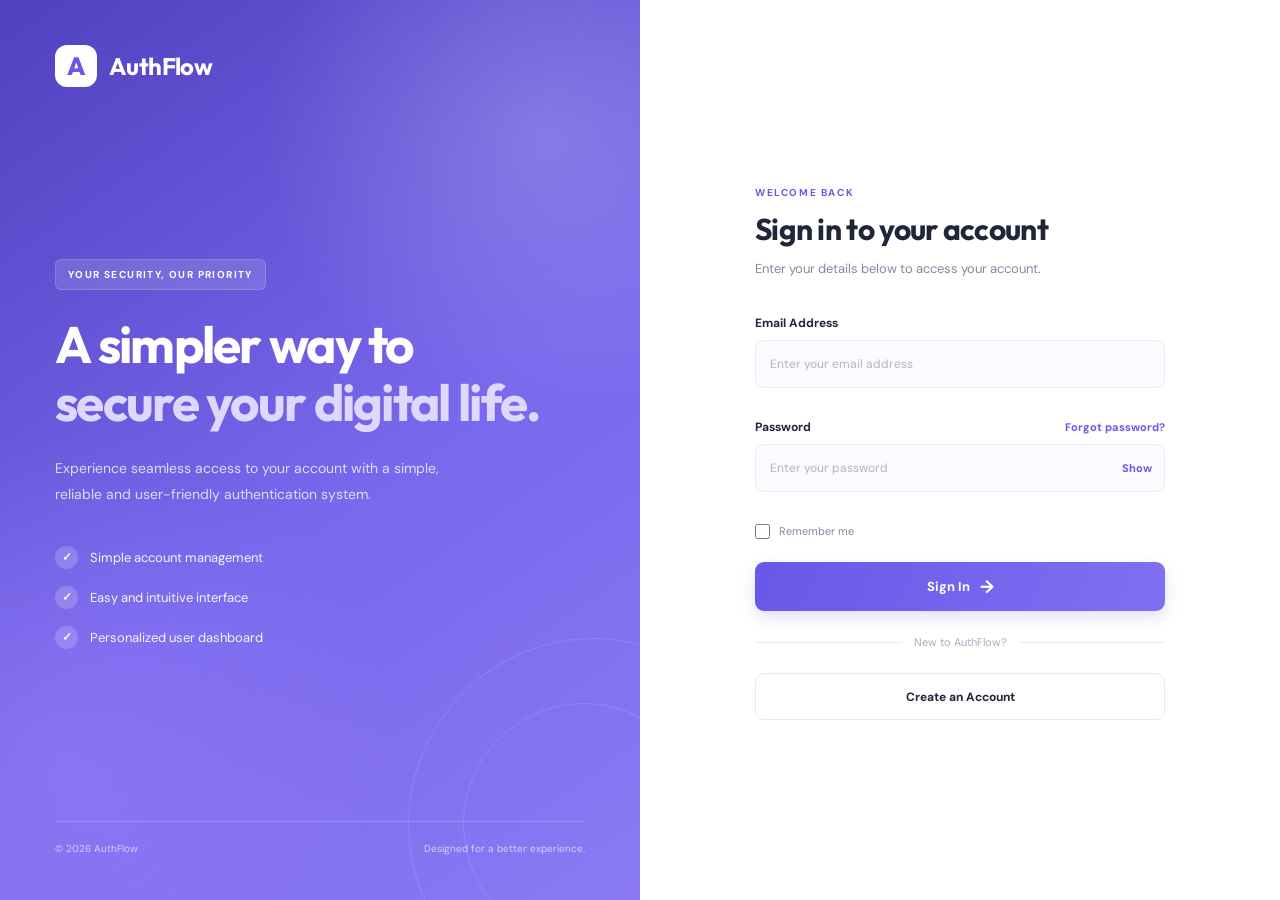
<file: WebDev-L2-Authentication/index.html>
<!DOCTYPE html>
<html lang="en">

<head>
    <meta charset="UTF-8">
    <meta name="viewport" content="width=device-width, initial-scale=1.0">
    <meta name="description" content="A modern login authentication system with registration, validation, and user dashboard.">

    <title>AuthFlow | Secure Account Access</title>

    <!-- Google Fonts -->
    <link rel="preconnect" href="https://fonts.googleapis.com">
    <link rel="preconnect" href="https://fonts.gstatic.com" crossorigin>

    <link href="https://fonts.googleapis.com/css2?family=DM+Sans:wght@400;500;600;700&family=Outfit:wght@400;500;600;700;800&display=swap" rel="stylesheet">

    <!-- CSS -->
    <link rel="stylesheet" href="style.css">
</head>

<body>

    <!-- =====================================
         AUTHENTICATION CONTAINER
    ====================================== -->

    <main class="auth-container" id="auth-container">

        <!-- Left Branding Panel -->

        <section class="auth-visual">

            <div class="visual-content">

                <div class="brand">
                    <div class="brand-icon">A</div>
                    <span>AuthFlow</span>
                </div>

                <div class="visual-message">

                    <span class="visual-tag">
                        YOUR SECURITY, OUR PRIORITY
                    </span>

                    <h1>
                        A simpler way to
                        <span>secure your digital life.</span>
                    </h1>

                    <p>
                        Experience seamless access to your account
                        with a simple, reliable and user-friendly
                        authentication system.
                    </p>

                    <div class="visual-features">

                        <div class="visual-feature">
                            <span class="feature-check">✓</span>
                            <span>Simple account management</span>
                        </div>

                        <div class="visual-feature">
                            <span class="feature-check">✓</span>
                            <span>Easy and intuitive interface</span>
                        </div>

                        <div class="visual-feature">
                            <span class="feature-check">✓</span>
                            <span>Personalized user dashboard</span>
                        </div>

                    </div>

                </div>

                <div class="visual-footer">
                    <span>© 2026 AuthFlow</span>
                    <span>Designed for a better experience.</span>
                </div>

            </div>

        </section>


        <!-- Right Authentication Panel -->

        <section class="auth-panel">

            <div class="auth-content">


                <!-- =====================================
                     LOGIN FORM
                ====================================== -->

                <div class="auth-view active" id="login-view">

                    <div class="auth-heading">

                        <span class="form-label">WELCOME BACK</span>

                        <h2>Sign in to your account</h2>

                        <p>
                            Enter your details below to access your account.
                        </p>

                    </div>


                    <form id="login-form">

                        <div class="form-group">

                            <label for="login-email">
                                Email Address
                            </label>

                            <input
                                type="email"
                                id="login-email"
                                placeholder="Enter your email address"
                                autocomplete="email"
                                required
                            >

                            <small class="error-message" id="login-email-error"></small>

                        </div>


                        <div class="form-group">

                            <div class="label-row">

                                <label for="login-password">
                                    Password
                                </label>

                                <button
                                    type="button"
                                    class="text-button"
                                    id="forgot-password-link"
                                >
                                    Forgot password?
                                </button>

                            </div>

                            <div class="password-wrapper">

                                <input
                                    type="password"
                                    id="login-password"
                                    placeholder="Enter your password"
                                    autocomplete="current-password"
                                    required
                                >

                                <button
                                    type="button"
                                    class="password-toggle"
                                    data-target="login-password"
                                    aria-label="Show password"
                                >
                                    Show
                                </button>

                            </div>

                            <small class="error-message" id="login-password-error"></small>

                        </div>


                        <div class="form-options">

                            <label class="checkbox-label">

                                <input
                                    type="checkbox"
                                    id="remember-me"
                                >

                                <span>Remember me</span>

                            </label>

                        </div>


                        <button type="submit" class="primary-button">
                            Sign In
                            <span>→</span>
                        </button>


                        <div class="form-divider">
                            <span>New to AuthFlow?</span>
                        </div>


                        <button
                            type="button"
                            class="secondary-button"
                            id="show-signup"
                        >
                            Create an Account
                        </button>

                    </form>

                </div>



                <!-- =====================================
                     SIGN UP FORM
                ====================================== -->

                <div class="auth-view" id="signup-view">

                    <div class="auth-heading">

                        <span class="form-label">GET STARTED</span>

                        <h2>Create your account</h2>

                        <p>
                            Join us today and get started in just a few steps.
                        </p>

                    </div>


                    <form id="signup-form">


                        <div class="form-group">

                            <label for="signup-name">
                                Full Name
                            </label>

                            <input
                                type="text"
                                id="signup-name"
                                placeholder="Enter your full name"
                                autocomplete="name"
                                minlength="2"
                                maxlength="60"
                                required
                            >

                            <small class="error-message" id="signup-name-error"></small>

                        </div>


                        <div class="form-group">

                            <label for="signup-email">
                                Email Address
                            </label>

                            <input
                                type="email"
                                id="signup-email"
                                placeholder="Enter your email address"
                                autocomplete="email"
                                required
                            >

                            <small class="error-message" id="signup-email-error"></small>

                        </div>


                        <div class="form-group">

                            <label for="signup-password">
                                Password
                            </label>

                            <div class="password-wrapper">

                                <input
                                    type="password"
                                    id="signup-password"
                                    placeholder="Create a password"
                                    autocomplete="new-password"
                                    minlength="8"
                                    required
                                >

                                <button
                                    type="button"
                                    class="password-toggle"
                                    data-target="signup-password"
                                    aria-label="Show password"
                                >
                                    Show
                                </button>

                            </div>

                            <small class="error-message" id="signup-password-error"></small>

                            <div class="password-strength">

                                <div class="strength-track">
                                    <div class="strength-fill" id="strength-fill"></div>
                                </div>

                                <span id="strength-text">
                                    Password strength
                                </span>

                            </div>

                        </div>


                        <div class="form-group">

                            <label for="confirm-password">
                                Confirm Password
                            </label>

                            <div class="password-wrapper">

                                <input
                                    type="password"
                                    id="confirm-password"
                                    placeholder="Confirm your password"
                                    autocomplete="new-password"
                                    required
                                >

                                <button
                                    type="button"
                                    class="password-toggle"
                                    data-target="confirm-password"
                                    aria-label="Show password"
                                >
                                    Show
                                </button>

                            </div>

                            <small class="error-message" id="confirm-password-error"></small>

                        </div>


                        <div class="form-options">

                            <label class="checkbox-label">

                                <input
                                    type="checkbox"
                                    id="terms-checkbox"
                                    required
                                >

                                <span>
                                    I agree to the Terms and Conditions.
                                </span>

                            </label>

                        </div>


                        <button type="submit" class="primary-button">

                            Create Account
                            <span>→</span>

                        </button>


                        <div class="form-divider">
                            <span>Already have an account?</span>
                        </div>


                        <button
                            type="button"
                            class="secondary-button"
                            id="show-login"
                        >
                            Sign In Instead
                        </button>

                    </form>

                </div>



                <!-- =====================================
                     FORGOT PASSWORD VIEW
                ====================================== -->

                <div class="auth-view" id="forgot-view">

                    <div class="back-link-wrapper">

                        <button
                            type="button"
                            class="back-button"
                            id="back-to-login"
                        >
                            ← Back to Login
                        </button>

                    </div>


                    <div class="auth-heading">

                        <span class="form-label">ACCOUNT RECOVERY</span>

                        <h2>Forgot your password?</h2>

                        <p>
                            Enter your registered email address to
                            continue with account recovery.
                        </p>

                    </div>


                    <form id="forgot-form">

                        <div class="form-group">

                            <label for="forgot-email">
                                Email Address
                            </label>

                            <input
                                type="email"
                                id="forgot-email"
                                placeholder="Enter your registered email"
                                autocomplete="email"
                                required
                            >

                            <small class="error-message" id="forgot-email-error"></small>

                        </div>


                        <button type="submit" class="primary-button">

                            Continue
                            <span>→</span>

                        </button>

                    </form>

                    <div class="recovery-note">
                        <span>ⓘ</span>
                        This demo interface does not send real password reset emails.
                    </div>

                </div>


            </div>

        </section>

    </main>



    <!-- =====================================
         USER DASHBOARD
    ====================================== -->

    <main class="dashboard-container" id="dashboard-container">

        <!-- Dashboard Header -->

        <header class="dashboard-header">

            <div class="dashboard-brand">

                <div class="brand-icon">A</div>

                <span>AuthFlow</span>

            </div>


            <div class="dashboard-user">

                <div class="user-avatar" id="user-avatar">
                    U
                </div>

                <div class="user-details">

                    <span>Welcome back,</span>

                    <strong id="dashboard-user-name">
                        User
                    </strong>

                </div>

                <button
                    type="button"
                    class="logout-button"
                    id="logout-button"
                >
                    Logout ↗
                </button>

            </div>

        </header>



        <!-- Dashboard Content -->

        <section class="dashboard-content">

            <div class="dashboard-welcome">

                <span class="form-label">
                    YOUR PERSONAL SPACE
                </span>

                <h1>
                    Welcome, <span id="welcome-name">User</span>!
                </h1>

                <p>
                    You have successfully signed in to your account.
                </p>

            </div>


            <!-- Dashboard Cards -->

            <div class="dashboard-cards">


                <div class="dashboard-card">

                    <div class="dashboard-card-icon purple-icon">
                        ✓
                    </div>

                    <h3>Account Status</h3>

                    <p class="status-active">
                        ● Active
                    </p>

                    <span>Your account is currently active.</span>

                </div>


                <div class="dashboard-card">

                    <div class="dashboard-card-icon blue-icon">
                        ◉
                    </div>

                    <h3>User Profile</h3>

                    <p id="profile-name">
                        User
                    </p>

                    <span id="profile-email">
                        user@example.com
                    </span>

                </div>


                <div class="dashboard-card">

                    <div class="dashboard-card-icon green-icon">
                        ↗
                    </div>

                    <h3>Session Status</h3>

                    <p class="status-active">
                        ● Logged In
                    </p>

                    <span>Your current session is active.</span>

                </div>


            </div>


            <!-- Account Information -->

            <div class="account-panel">

                <div class="account-panel-heading">

                    <div>
                        <h2>Account Information</h2>

                        <p>Your registered account details.</p>
                    </div>

                    <span class="verified-badge">
                        ✓ Verified Demo
                    </span>

                </div>


                <div class="account-information">

                    <div class="info-item">

                        <span>Full Name</span>

                        <strong id="account-name">
                            User
                        </strong>

                    </div>


                    <div class="info-item">

                        <span>Email Address</span>

                        <strong id="account-email">
                            user@example.com
                        </strong>

                    </div>


                    <div class="info-item">

                        <span>Account Status</span>

                        <strong class="status-active">
                            Active
                        </strong>

                    </div>


                </div>

            </div>


            <footer class="dashboard-footer">

                <p>
                    © 2026 AuthFlow. All rights reserved.
                </p>

                <p>
                    Made with care for a better digital experience.
                </p>

            </footer>

        </section>

    </main>



    <!-- Notification Toast -->

    <div
        class="toast"
        id="toast"
        role="status"
        aria-live="polite"
    >

        <span class="toast-icon" id="toast-icon">✓</span>

        <span id="toast-message">
            Notification message
        </span>

    </div>



    <!-- JavaScript -->

    <script src="script.js"></script>

</body>

</html>
</file>
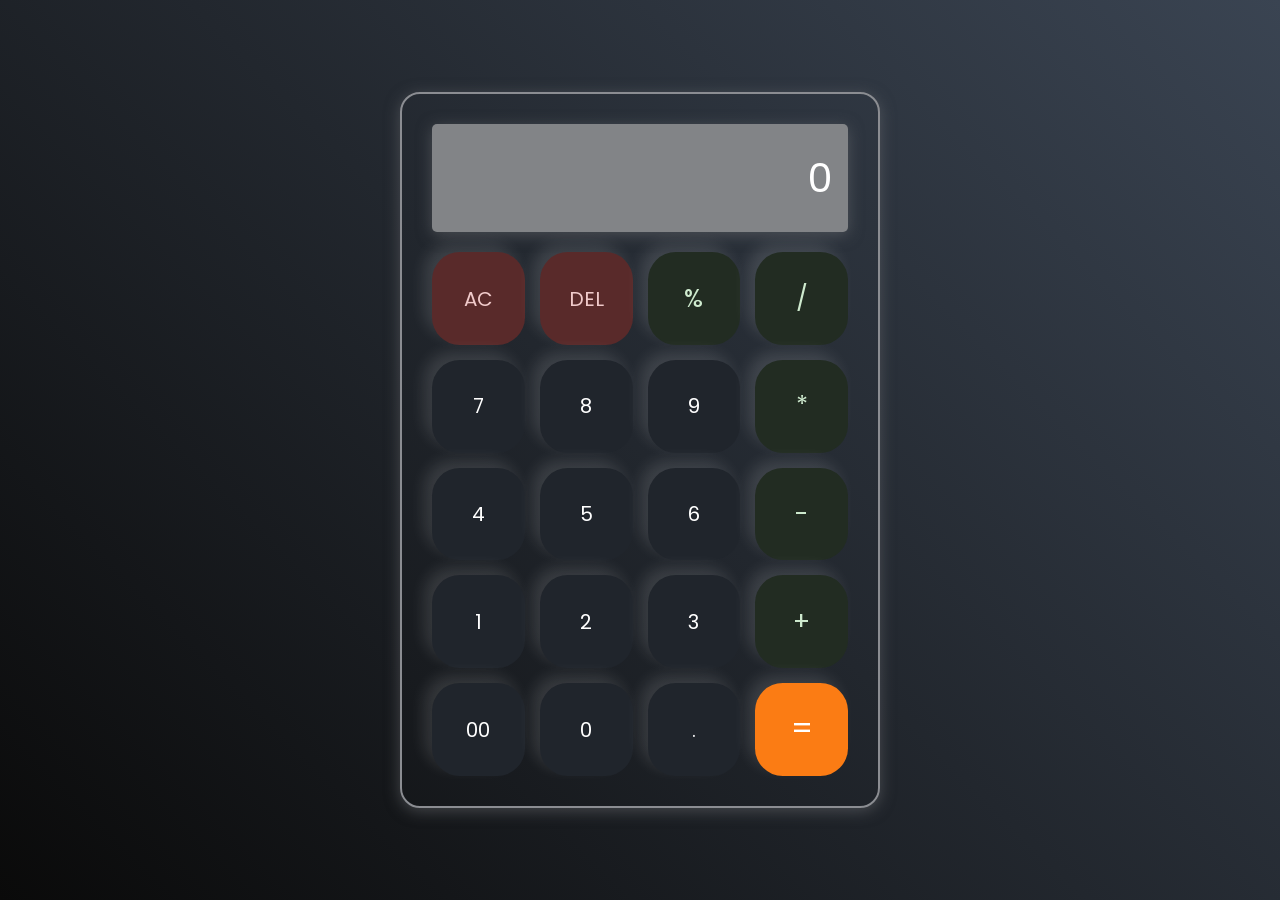
<file: WebDev-L2-Calculator/index.html>
<!DOCTYPE html>
<html lang="en">

<head>
    <meta charset="UTF-8">
    <meta name="viewport" content="width=device-width, initial-scale=1.0">

    <link rel="stylesheet" href="Style.css">

    <title>Calculator</title>
</head>

<body>

    <div class="calculator">

        <!-- Display Screen -->
        <input
            type="text"
            placeholder="0"
            id="inputbox"
            readonly
            aria-label="Calculator display"
        >

        <!-- Calculator Buttons -->
        <div class="buttons">

            <button type="button" class="operator1" data-action="clear">AC</button>
            <button type="button" class="operator1" data-action="delete">DEL</button>
            <button type="button" class="operator" data-value="%">%</button>
            <button type="button" class="operator" data-value="/">/</button>

            <button type="button" data-value="7">7</button>
            <button type="button" data-value="8">8</button>
            <button type="button" data-value="9">9</button>
            <button type="button" class="operator" data-value="*">*</button>

            <button type="button" data-value="4">4</button>
            <button type="button" data-value="5">5</button>
            <button type="button" data-value="6">6</button>
            <button type="button" class="operator" data-value="-">-</button>

            <button type="button" data-value="1">1</button>
            <button type="button" data-value="2">2</button>
            <button type="button" data-value="3">3</button>
            <button type="button" class="operator" data-value="+">+</button>

            <button type="button" data-value="00">00</button>
            <button type="button" data-value="0">0</button>
            <button type="button" data-value=".">.</button>
            <button type="button" class="equalbtn" data-action="calculate">=</button>

        </div>

    </div>

    <script src="Script.js"></script>

</body>
</html>
</file>
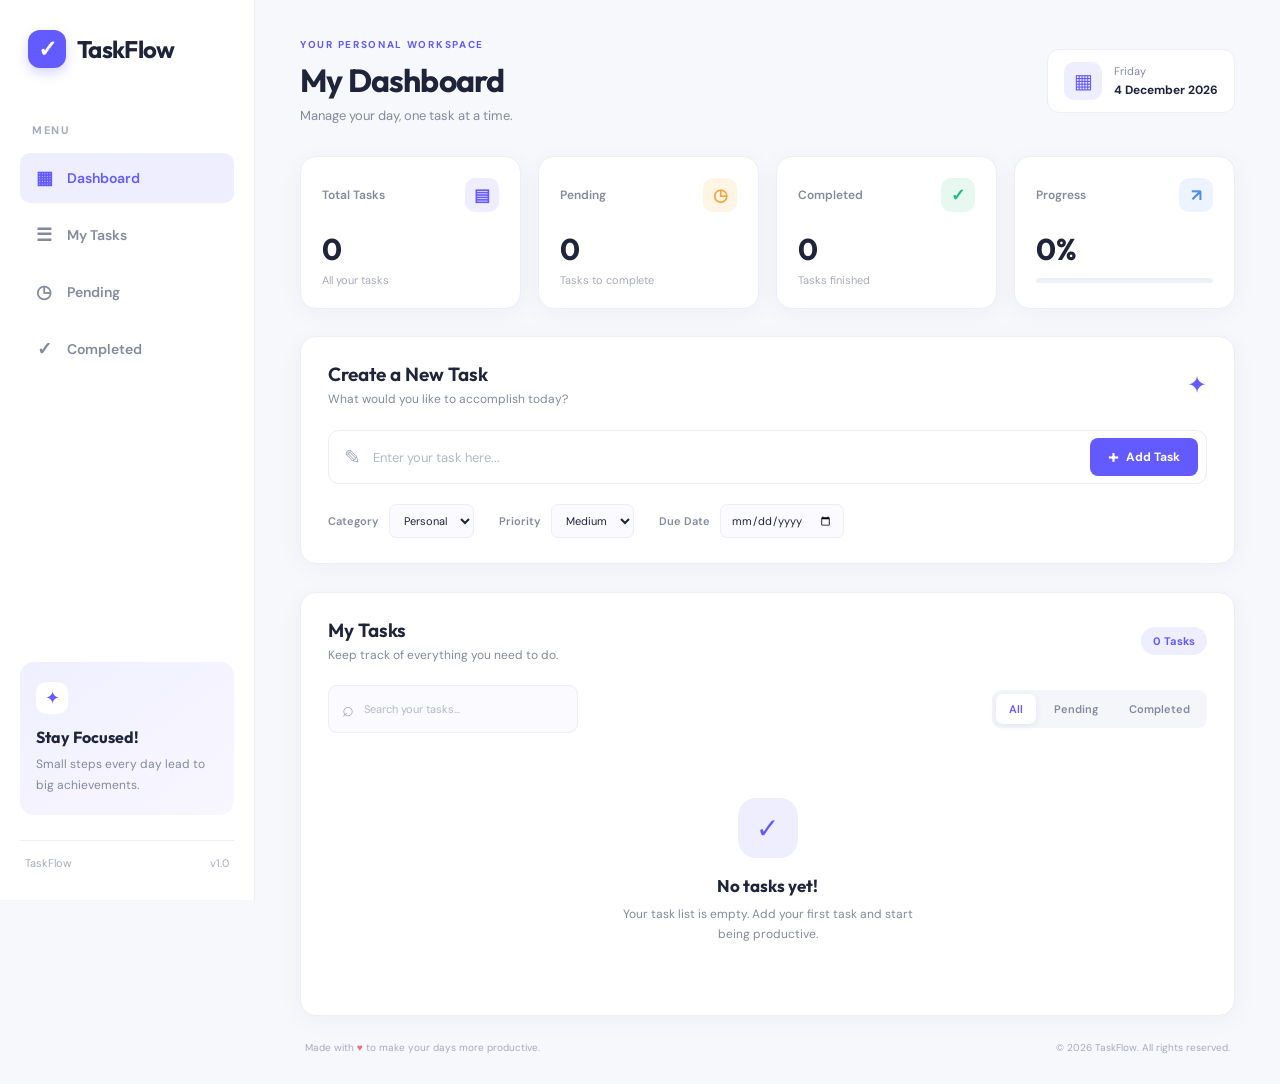
<file: WebDev-L2-TodoApp/index.html>
<!DOCTYPE html>
<html lang="en">
<head>
    <meta charset="UTF-8">
    <meta name="viewport" content="width=device-width, initial-scale=1.0">
    <meta name="description" content="A clean and simple To-Do application to organize your daily tasks and stay productive.">
    <title>TaskFlow | Manage Your Tasks</title>

    <link rel="preconnect" href="https://fonts.googleapis.com">
    <link rel="preconnect" href="https://fonts.gstatic.com" crossorigin>
    <link href="https://fonts.googleapis.com/css2?family=DM+Sans:wght@400;500;600;700&family=Outfit:wght@400;500;600;700;800&display=swap" rel="stylesheet">

    <link rel="stylesheet" href="style.css">
</head>

<body>

    <div class="app-container">

        <!-- Sidebar -->
        <aside class="sidebar">

            <div class="brand">
                <div class="brand-icon">✓</div>
                <h2>TaskFlow</h2>
            </div>

            <div class="sidebar-section">
                <p class="sidebar-label">MENU</p>

                <nav class="sidebar-nav">
                    <a href="#dashboard" class="nav-item active">
                        <span class="nav-icon">▦</span>
                        <span>Dashboard</span>
                    </a>

                    <a href="#tasks-section" class="nav-item">
                        <span class="nav-icon">☰</span>
                        <span>My Tasks</span>
                    </a>

                    <a href="#tasks-section" class="nav-item" data-filter="pending">
                        <span class="nav-icon">◷</span>
                        <span>Pending</span>
                    </a>

                    <a href="#tasks-section" class="nav-item" data-filter="completed">
                        <span class="nav-icon">✓</span>
                        <span>Completed</span>
                    </a>
                </nav>
            </div>

            <div class="sidebar-bottom">
                <div class="sidebar-note">
                    <div class="note-icon">✦</div>
                    <h3>Stay Focused!</h3>
                    <p>Small steps every day lead to big achievements.</p>
                </div>

                <div class="sidebar-footer">
                    <span>TaskFlow</span>
                    <span>v1.0</span>
                </div>
            </div>

        </aside>


        <!-- Main Content -->
        <main class="main-content" id="dashboard">

            <!-- Header -->
            <header class="top-header">

                <div class="header-title">
                    <p class="welcome-text">YOUR PERSONAL WORKSPACE</p>
                    <h1>My Dashboard</h1>
                    <p class="header-subtitle">Manage your day, one task at a time.</p>
                </div>

                <div class="header-date">
                    <div class="date-icon">▦</div>
                    <div>
                        <span id="current-day">Today</span>
                        <strong id="current-date">Loading date...</strong>
                    </div>
                </div>

            </header>


            <!-- Statistics -->
            <section class="stats-grid">

                <div class="stat-card total-card">
                    <div class="stat-top">
                        <span class="stat-label">Total Tasks</span>
                        <span class="stat-icon total-icon">▤</span>
                    </div>
                    <h2 id="total-count">0</h2>
                    <p>All your tasks</p>
                </div>

                <div class="stat-card pending-card">
                    <div class="stat-top">
                        <span class="stat-label">Pending</span>
                        <span class="stat-icon pending-icon">◷</span>
                    </div>
                    <h2 id="pending-count">0</h2>
                    <p>Tasks to complete</p>
                </div>

                <div class="stat-card completed-card">
                    <div class="stat-top">
                        <span class="stat-label">Completed</span>
                        <span class="stat-icon completed-icon">✓</span>
                    </div>
                    <h2 id="completed-count">0</h2>
                    <p>Tasks finished</p>
                </div>

                <div class="stat-card progress-card">
                    <div class="stat-top">
                        <span class="stat-label">Progress</span>
                        <span class="stat-icon progress-icon">↗</span>
                    </div>
                    <h2 id="progress-percent">0%</h2>
                    <div class="progress-track">
                        <div class="progress-fill" id="progress-fill"></div>
                    </div>
                </div>

            </section>


            <!-- Add Task Section -->
            <section class="add-task-section">

                <div class="section-heading">
                    <div>
                        <h2>Create a New Task</h2>
                        <p>What would you like to accomplish today?</p>
                    </div>
                    <span class="heading-decoration">✦</span>
                </div>

                <form id="task-form">

                    <div class="task-input-wrapper">
                        <span class="input-icon">✎</span>

                        <input
                            type="text"
                            id="task-input"
                            placeholder="Enter your task here..."
                            maxlength="120"
                            autocomplete="off"
                            required
                        >

                        <button type="submit" class="add-task-btn">
                            <span>+</span>
                            Add Task
                        </button>
                    </div>

                    <div class="task-options">

                        <div class="option-group">
                            <label for="task-category">Category</label>

                            <select id="task-category">
                                <option value="Personal">Personal</option>
                                <option value="Work">Work</option>
                                <option value="Study">Study</option>
                                <option value="Other">Other</option>
                            </select>
                        </div>

                        <div class="option-group">
                            <label for="task-priority">Priority</label>

                            <select id="task-priority">
                                <option value="Low">Low</option>
                                <option value="Medium" selected>Medium</option>
                                <option value="High">High</option>
                            </select>
                        </div>

                        <div class="option-group">
                            <label for="task-date">Due Date</label>

                            <input
                                type="date"
                                id="task-date"
                            >
                        </div>

                    </div>

                </form>

            </section>


            <!-- Tasks Section -->
            <section class="tasks-section" id="tasks-section">

                <div class="tasks-header">

                    <div>
                        <h2>My Tasks</h2>
                        <p>Keep track of everything you need to do.</p>
                    </div>

                    <span class="task-counter" id="task-counter">0 Tasks</span>

                </div>


                <!-- Search and Filters -->
                <div class="task-toolbar">

                    <div class="search-box">
                        <span class="search-icon">⌕</span>

                        <input
                            type="search"
                            id="search-input"
                            placeholder="Search your tasks..."
                            autocomplete="off"
                        >
                    </div>

                    <div class="filter-tabs" role="group" aria-label="Filter tasks">

                        <button class="filter-btn active" data-filter="all" type="button">
                            All
                        </button>

                        <button class="filter-btn" data-filter="pending" type="button">
                            Pending
                        </button>

                        <button class="filter-btn" data-filter="completed" type="button">
                            Completed
                        </button>

                    </div>

                </div>


                <!-- Task List -->
                <div class="task-list" id="task-list">

                    <!-- JavaScript will dynamically insert task cards here -->

                    <div class="empty-state" id="empty-state">

                        <div class="empty-icon">✓</div>

                        <h3>No tasks yet!</h3>

                        <p>Your task list is empty. Add your first task and start being productive.</p>

                    </div>

                </div>

            </section>


            <!-- Footer -->
            <footer class="main-footer">
                <p>Made with <span>♥</span> to make your days more productive.</p>
                <p>© 2026 TaskFlow. All rights reserved.</p>
            </footer>

        </main>

    </div>


    <!-- Edit Task Modal -->
    <div class="modal-overlay" id="edit-modal" aria-hidden="true">

        <div class="modal">

            <div class="modal-header">
                <div>
                    <h2>Edit Task</h2>
                    <p>Update your task details.</p>
                </div>

                <button
                    type="button"
                    class="modal-close"
                    id="close-modal"
                    aria-label="Close edit modal"
                >
                    &times;
                </button>
            </div>

            <form id="edit-form">

                <input type="hidden" id="edit-task-id">

                <div class="modal-field">
                    <label for="edit-task-input">Task Name</label>
                    <input
                        type="text"
                        id="edit-task-input"
                        maxlength="120"
                        required
                    >
                </div>

                <div class="modal-field">
                    <label for="edit-task-category">Category</label>
                    <select id="edit-task-category">
                        <option value="Personal">Personal</option>
                        <option value="Work">Work</option>
                        <option value="Study">Study</option>
                        <option value="Other">Other</option>
                    </select>
                </div>

                <div class="modal-field">
                    <label for="edit-task-priority">Priority</label>
                    <select id="edit-task-priority">
                        <option value="Low">Low</option>
                        <option value="Medium">Medium</option>
                        <option value="High">High</option>
                    </select>
                </div>

                <div class="modal-field">
                    <label for="edit-task-date">Due Date</label>
                    <input type="date" id="edit-task-date">
                </div>

                <div class="modal-actions">
                    <button type="button" class="cancel-btn" id="cancel-edit">
                        Cancel
                    </button>

                    <button type="submit" class="save-btn">
                        Save Changes
                    </button>
                </div>

            </form>

        </div>

    </div>


    <script src="script.js"></script>

</body>
</html>
</file>
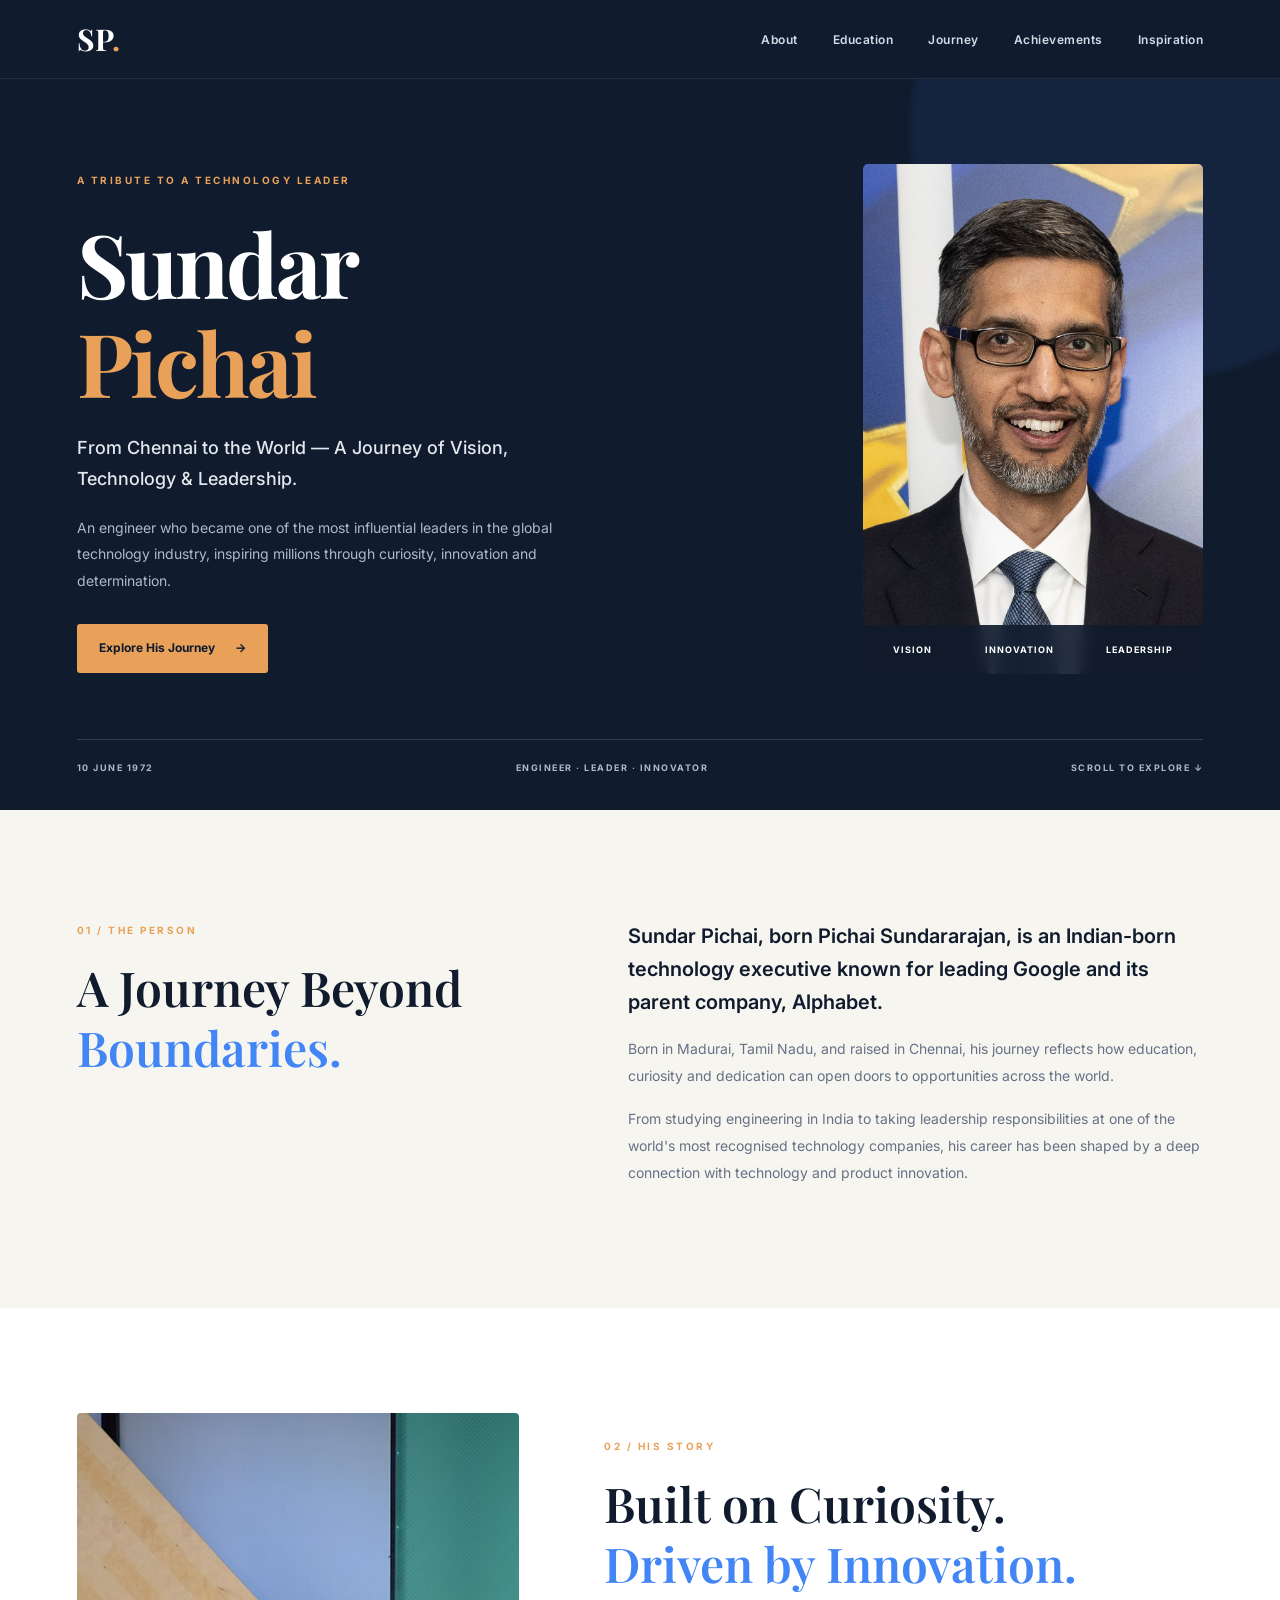
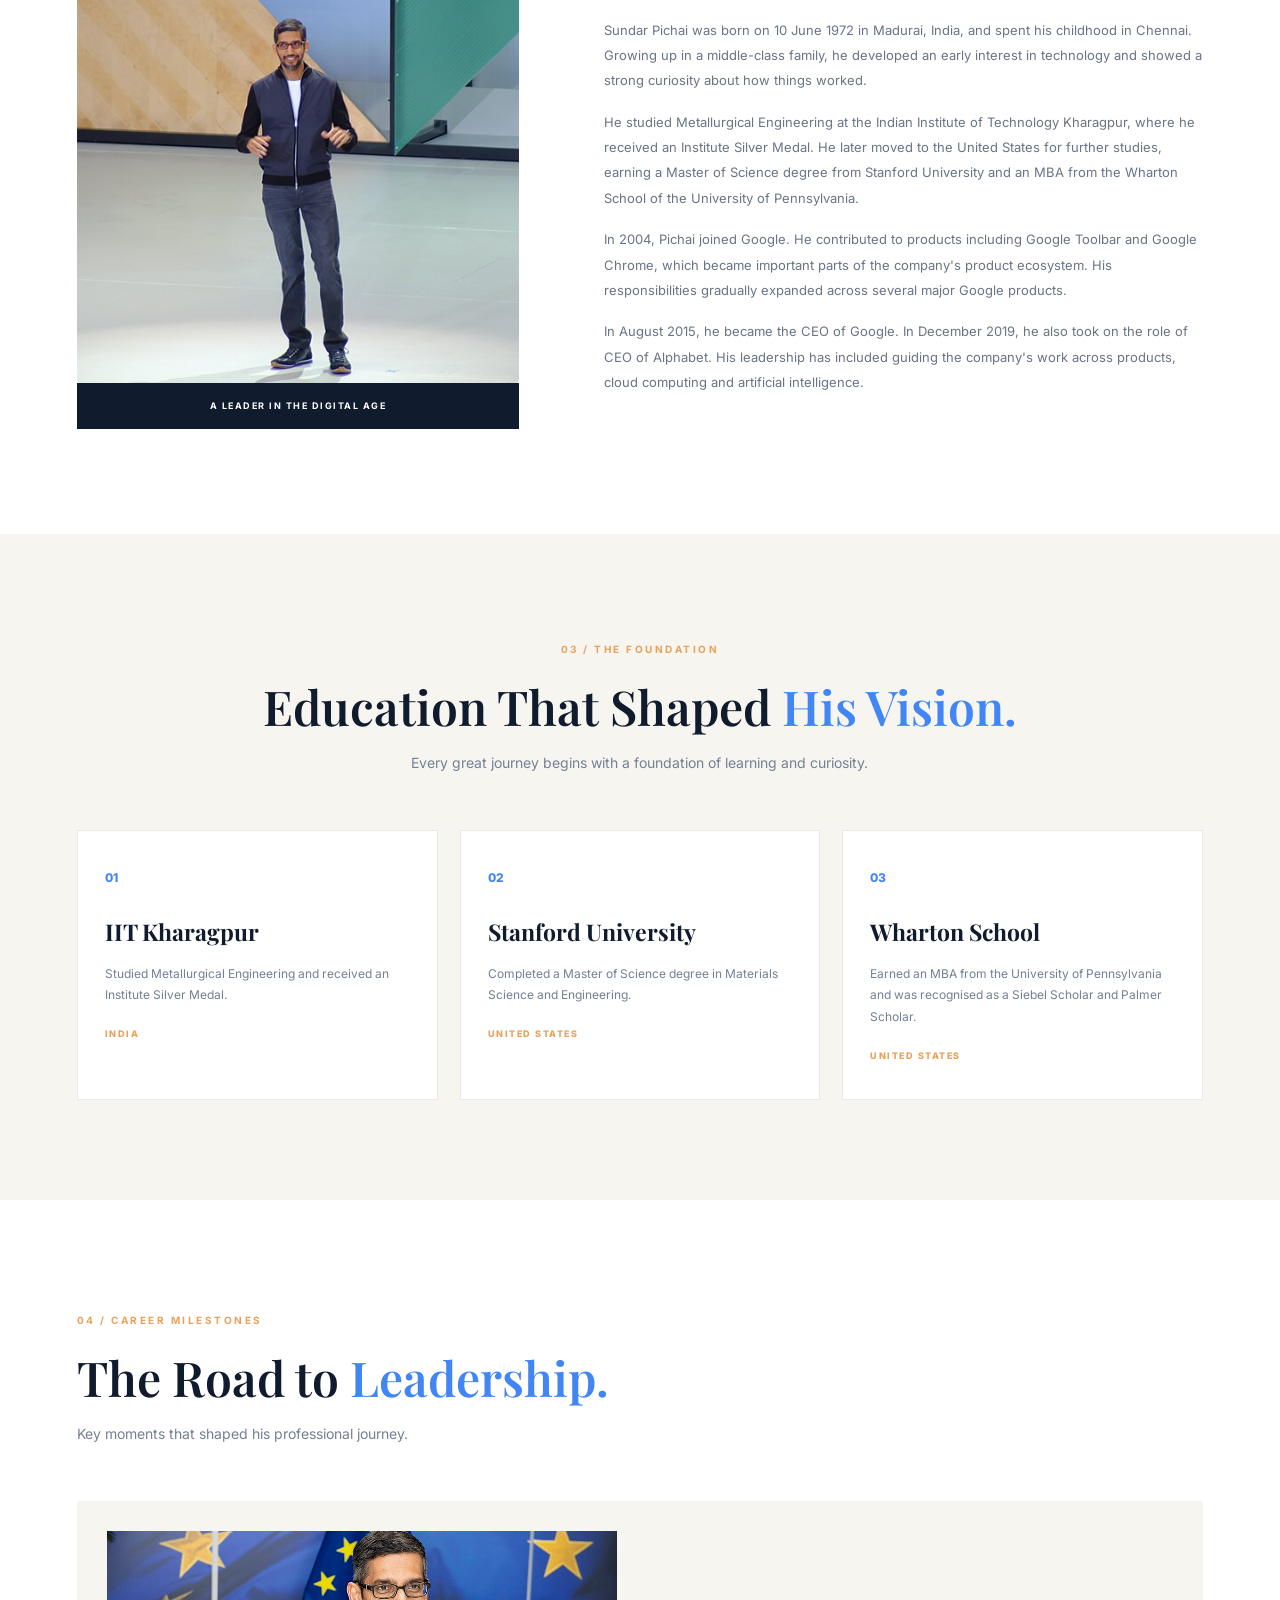
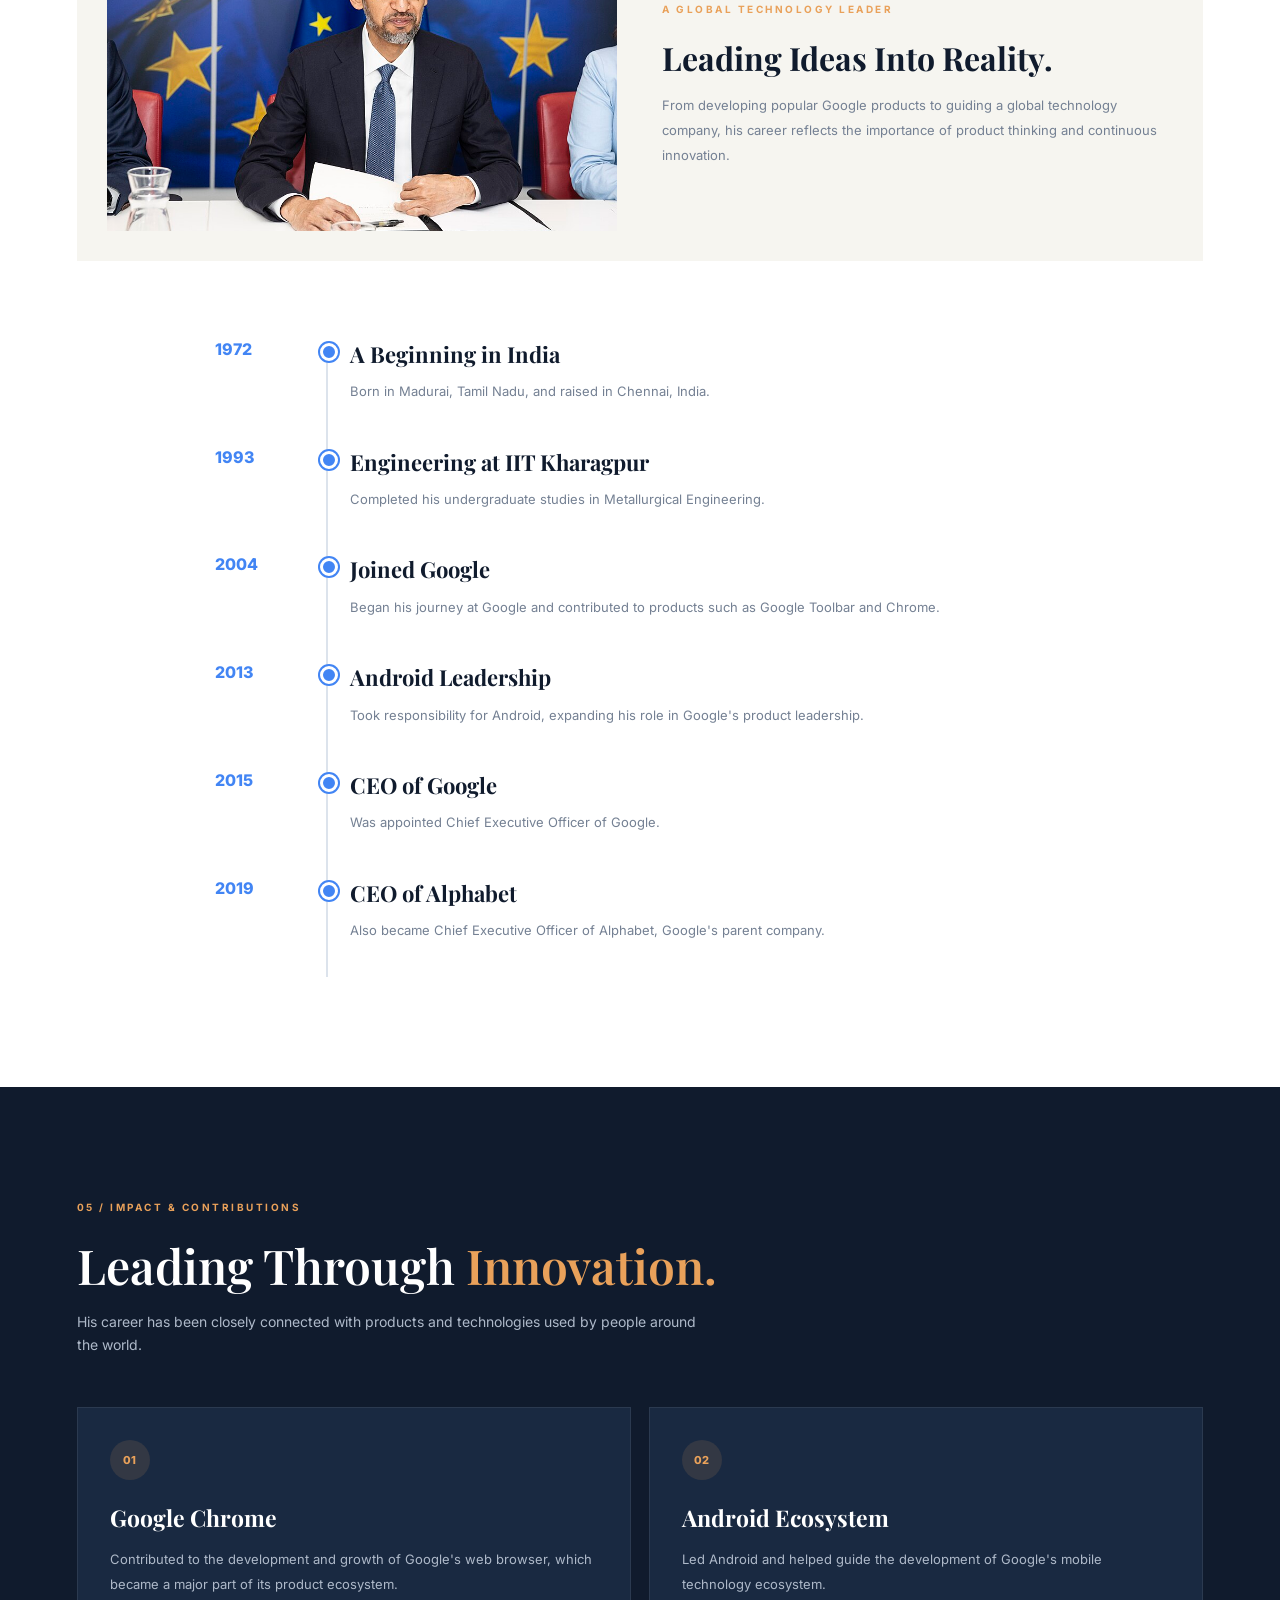
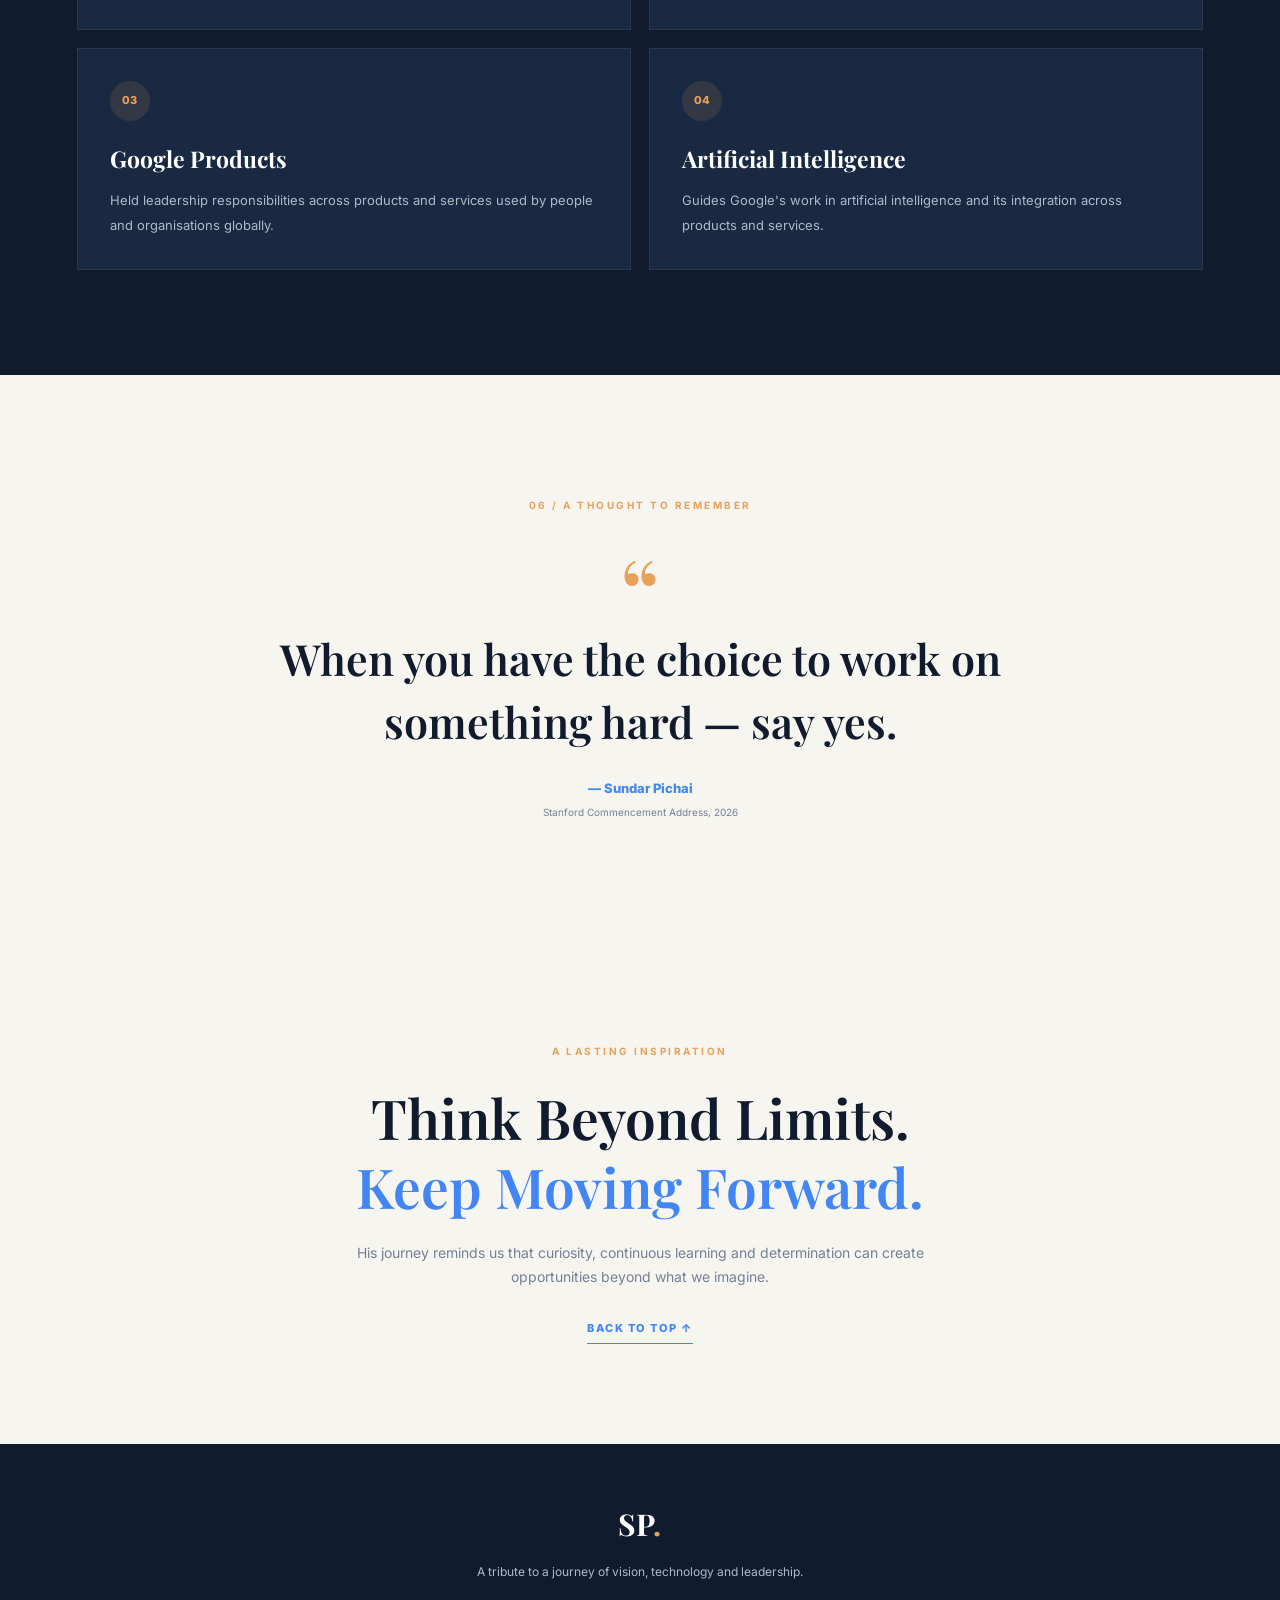
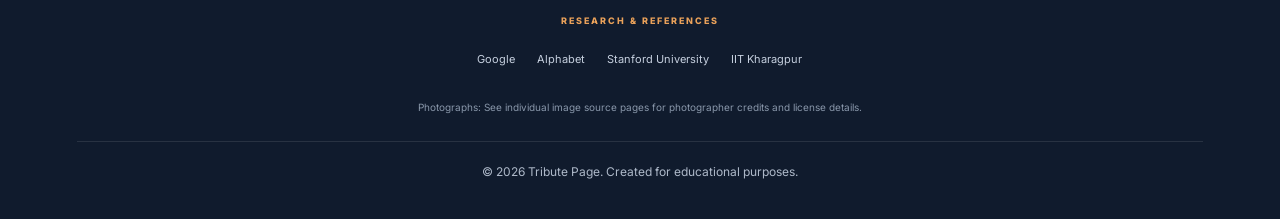
<file: WebDev-L2-TributePage/index.html>
<!DOCTYPE html>
<html lang="en">
<head>
<meta charset="UTF-8">
<meta name="viewport" content="width=device-width, initial-scale=1.0">
<meta name="description" content="Explore the inspiring journey of Sundar Pichai, from his early life in India to leading Google and Alphabet.">
<meta name="keywords" content="Sundar Pichai, Google CEO, Alphabet CEO, Technology, Innovation, Tribute">
<meta name="author" content="Your Name">
<meta name="theme-color" content="#101b2d">
<title>Sundar Pichai | A Journey of Vision & Innovation</title>
<link rel="preconnect" href="https://fonts.googleapis.com">
<link rel="preconnect" href="https://fonts.gstatic.com" crossorigin>
<link href="https://fonts.googleapis.com/css2?family=Inter:wght@400;500;600;700;800&family=Playfair+Display:wght@500;600;700&display=swap" rel="stylesheet">
<link rel="stylesheet" href="style.css">
</head>
<body>
<header class="header" id="home">
<nav class="navbar container">
<a href="#home" class="logo">SP<span>.</span></a>
<button class="menu-toggle" id="menu-toggle" aria-label="Open navigation menu" aria-expanded="false" aria-controls="nav-links">
<span></span>
<span></span>
<span></span>
</button>
<ul class="nav-links" id="nav-links">
<li><a href="#about">About</a></li>
<li><a href="#education">Education</a></li>
<li><a href="#journey">Journey</a></li>
<li><a href="#achievements">Achievements</a></li>
<li><a href="#quote">Inspiration</a></li>
</ul>
</nav>
</header>
<main>
<section class="hero">
<div class="hero-content container">
<div class="hero-text">
<span class="eyebrow">A TRIBUTE TO A TECHNOLOGY LEADER</span>
<h1>Sundar <span>Pichai</span></h1>
<p class="hero-tagline">From Chennai to the World — A Journey of Vision, Technology & Leadership.</p>
<p class="hero-description">An engineer who became one of the most influential leaders in the global technology industry, inspiring millions through curiosity, innovation and determination.</p>
<a href="#about" class="primary-btn">Explore His Journey <span aria-hidden="true">→</span></a>
</div>
<div class="hero-image">
<img src="assets/sundar-hero.jpg" alt="Portrait of Sundar Pichai" fetchpriority="high">
<div class="image-caption">
<span>VISION</span>
<span>INNOVATION</span>
<span>LEADERSHIP</span>
</div>
</div>
</div>
<div class="hero-bottom container">
<span>10 JUNE 1972</span>
<span>ENGINEER · LEADER · INNOVATOR</span>
<a href="#about" aria-label="Scroll to about section">SCROLL TO EXPLORE ↓</a>
</div>
</section>
<section class="intro-section section-light" id="about">
<div class="container intro-grid">
<div class="section-heading">
<span class="section-label">01 / THE PERSON</span>
<h2>A Journey Beyond <span>Boundaries.</span></h2>
</div>
<div class="intro-content">
<p class="lead-text">Sundar Pichai, born Pichai Sundararajan, is an Indian-born technology executive known for leading Google and its parent company, Alphabet.</p>
<p>Born in Madurai, Tamil Nadu, and raised in Chennai, his journey reflects how education, curiosity and dedication can open doors to opportunities across the world.</p>
<p>From studying engineering in India to taking leadership responsibilities at one of the world's most recognised technology companies, his career has been shaped by a deep connection with technology and product innovation.</p>
</div>
</div>
</section>
<section class="biography-section section-white">
<div class="container biography-grid">
<div class="biography-image">
<img src="assets/sundar-biography.jpg" alt="Sundar Pichai portrait" loading="lazy">
<span class="image-note">A LEADER IN THE DIGITAL AGE</span>
</div>
<div class="biography-content">
<span class="section-label">02 / HIS STORY</span>
<h2>Built on Curiosity.<br><span>Driven by Innovation.</span></h2>
<p>Sundar Pichai was born on 10 June 1972 in Madurai, India, and spent his childhood in Chennai. Growing up in a middle-class family, he developed an early interest in technology and showed a strong curiosity about how things worked.</p>
<p>He studied Metallurgical Engineering at the Indian Institute of Technology Kharagpur, where he received an Institute Silver Medal. He later moved to the United States for further studies, earning a Master of Science degree from Stanford University and an MBA from the Wharton School of the University of Pennsylvania.</p>
<p>In 2004, Pichai joined Google. He contributed to products including Google Toolbar and Google Chrome, which became important parts of the company's product ecosystem. His responsibilities gradually expanded across several major Google products.</p>
<p>In August 2015, he became the CEO of Google. In December 2019, he also took on the role of CEO of Alphabet. His leadership has included guiding the company's work across products, cloud computing and artificial intelligence.</p>
</div>
</div>
</section>
<section class="education-section section-light" id="education">
<div class="container">
<div class="section-heading centered">
<span class="section-label">03 / THE FOUNDATION</span>
<h2>Education That Shaped <span>His Vision.</span></h2>
<p>Every great journey begins with a foundation of learning and curiosity.</p>
</div>
<div class="education-grid">
<article class="education-card">
<span class="card-number">01</span>
<h3>IIT Kharagpur</h3>
<p>Studied Metallurgical Engineering and received an Institute Silver Medal.</p>
<span class="card-tag">INDIA</span>
</article>
<article class="education-card">
<span class="card-number">02</span>
<h3>Stanford University</h3>
<p>Completed a Master of Science degree in Materials Science and Engineering.</p>
<span class="card-tag">UNITED STATES</span>
</article>
<article class="education-card">
<span class="card-number">03</span>
<h3>Wharton School</h3>
<p>Earned an MBA from the University of Pennsylvania and was recognised as a Siebel Scholar and Palmer Scholar.</p>
<span class="card-tag">UNITED STATES</span>
</article>
</div>
</div>
</section>
<section class="journey-section section-white" id="journey">
<div class="container">
<div class="section-heading">
<span class="section-label">04 / CAREER MILESTONES</span>
<h2>The Road to <span>Leadership.</span></h2>
<p>Key moments that shaped his professional journey.</p>
</div>
<div class="career-feature">
<img src="assets/sundar-career.jpg" alt="Sundar Pichai at a technology event" loading="lazy">
<div class="career-feature-text">
<span class="section-label">A GLOBAL TECHNOLOGY LEADER</span>
<h3>Leading Ideas Into Reality.</h3>
<p>From developing popular Google products to guiding a global technology company, his career reflects the importance of product thinking and continuous innovation.</p>
</div>
</div>
<div class="timeline">
<article class="timeline-item">
<span class="timeline-year">1972</span>
<div class="timeline-content">
<h3>A Beginning in India</h3>
<p>Born in Madurai, Tamil Nadu, and raised in Chennai, India.</p>
</div>
</article>
<article class="timeline-item">
<span class="timeline-year">1993</span>
<div class="timeline-content">
<h3>Engineering at IIT Kharagpur</h3>
<p>Completed his undergraduate studies in Metallurgical Engineering.</p>
</div>
</article>
<article class="timeline-item">
<span class="timeline-year">2004</span>
<div class="timeline-content">
<h3>Joined Google</h3>
<p>Began his journey at Google and contributed to products such as Google Toolbar and Chrome.</p>
</div>
</article>
<article class="timeline-item">
<span class="timeline-year">2013</span>
<div class="timeline-content">
<h3>Android Leadership</h3>
<p>Took responsibility for Android, expanding his role in Google's product leadership.</p>
</div>
</article>
<article class="timeline-item">
<span class="timeline-year">2015</span>
<div class="timeline-content">
<h3>CEO of Google</h3>
<p>Was appointed Chief Executive Officer of Google.</p>
</div>
</article>
<article class="timeline-item">
<span class="timeline-year">2019</span>
<div class="timeline-content">
<h3>CEO of Alphabet</h3>
<p>Also became Chief Executive Officer of Alphabet, Google's parent company.</p>
</div>
</article>
</div>
</div>
</section>
<section class="achievements-section section-dark" id="achievements">
<div class="container">
<div class="section-heading">
<span class="section-label">05 / IMPACT & CONTRIBUTIONS</span>
<h2>Leading Through <span>Innovation.</span></h2>
<p>His career has been closely connected with products and technologies used by people around the world.</p>
</div>
<div class="achievements-grid">
<article class="achievement-card">
<span class="achievement-icon">01</span>
<h3>Google Chrome</h3>
<p>Contributed to the development and growth of Google's web browser, which became a major part of its product ecosystem.</p>
</article>
<article class="achievement-card">
<span class="achievement-icon">02</span>
<h3>Android Ecosystem</h3>
<p>Led Android and helped guide the development of Google's mobile technology ecosystem.</p>
</article>
<article class="achievement-card">
<span class="achievement-icon">03</span>
<h3>Google Products</h3>
<p>Held leadership responsibilities across products and services used by people and organisations globally.</p>
</article>
<article class="achievement-card">
<span class="achievement-icon">04</span>
<h3>Artificial Intelligence</h3>
<p>Guides Google's work in artificial intelligence and its integration across products and services.</p>
</article>
</div>
</div>
</section>
<section class="quote-section" id="quote">
<div class="container quote-container">
<span class="section-label">06 / A THOUGHT TO REMEMBER</span>
<span class="quote-mark" aria-hidden="true">“</span>
<blockquote>When you have the choice to work on something hard — say yes.</blockquote>
<p class="quote-author">— Sundar Pichai</p>
<span class="quote-source">Stanford Commencement Address, 2026</span>
</div>
</section>
<section class="closing-section section-light">
<div class="container closing-content">
<span class="section-label">A LASTING INSPIRATION</span>
<h2>Think Beyond Limits.<br><span>Keep Moving Forward.</span></h2>
<p>His journey reminds us that curiosity, continuous learning and determination can create opportunities beyond what we imagine.</p>
<a href="#home" class="text-link">BACK TO TOP ↑</a>
</div>
</section>
</main>
<footer class="footer">
<div class="container footer-content">
<a href="#home" class="logo">SP<span>.</span></a>
<p>A tribute to a journey of vision, technology and leadership.</p>
<div class="footer-sources">
<span>RESEARCH & REFERENCES</span>
<a href="https://about.google/" target="_blank" rel="noopener noreferrer">Google</a>
<a href="https://www.alphabet.com/" target="_blank" rel="noopener noreferrer">Alphabet</a>
<a href="https://www.stanford.edu/" target="_blank" rel="noopener noreferrer">Stanford University</a>
<a href="https://www.iitkgp.ac.in/" target="_blank" rel="noopener noreferrer">IIT Kharagpur</a>
</div>
<p class="image-credit">Photographs: See individual image source pages for photographer credits and license details.</p>
<p class="copyright">© 2026 Tribute Page. Created for educational purposes.</p>
</div>
</footer>
<script src="script.js"></script>
</body>
</html>
</file>
<file: WebDev-L2-Authentication/style.css>
/* =========================================
   AUTHFLOW - LOGIN AUTHENTICATION SYSTEM
   Modern Responsive UI
========================================= */


/* ---------- CSS Variables ---------- */

:root {
    --primary: #6957e8;
    --primary-dark: #5542d5;
    --primary-light: #f0edff;

    --background: #f7f8fc;
    --surface: #ffffff;

    --text-primary: #22243a;
    --text-secondary: #85889c;
    --text-light: #a8aabd;

    --border: #e9eaf1;

    --success: #21ad7b;
    --success-light: #e7f8f1;

    --danger: #e85d6b;
    --danger-light: #fff0f1;

    --warning: #efa83d;

    --shadow: 0 15px 45px rgba(34, 32, 78, 0.07);

    --radius: 14px;
    --transition: all 0.25s ease;
}


/* ---------- Reset ---------- */

* {
    margin: 0;
    padding: 0;
    box-sizing: border-box;
}

html {
    scroll-behavior: smooth;
}

body {
    min-height: 100vh;
    font-family: "DM Sans", sans-serif;
    background: var(--background);
    color: var(--text-primary);
}

button,
input {
    font: inherit;
}

button {
    cursor: pointer;
}

button:focus-visible,
input:focus-visible {
    outline: 3px solid rgba(105, 87, 232, 0.2);
    outline-offset: 2px;
}


/* =========================================
   AUTHENTICATION LAYOUT
========================================= */

.auth-container {
    min-height: 100vh;

    display: grid;
    grid-template-columns: 1fr 1fr;

    background: var(--surface);
}


/* ---------- Left Visual Panel ---------- */

.auth-visual {
    position: relative;
    overflow: hidden;

    display: flex;
    flex-direction: column;
    justify-content: space-between;

    padding: 45px 55px;

    color: white;

    background:
        radial-gradient(
            circle at 85% 15%,
            rgba(255, 255, 255, 0.18),
            transparent 30%
        ),
        radial-gradient(
            circle at 10% 85%,
            rgba(160, 139, 255, 0.35),
            transparent 35%
        ),
        linear-gradient(145deg, #5141bf, #7967ed 55%, #8b7af4);
}

.auth-visual::before {
    content: "";

    position: absolute;
    width: 370px;
    height: 370px;

    border: 1px solid rgba(255, 255, 255, 0.13);
    border-radius: 50%;

    right: -140px;
    bottom: -110px;
}

.auth-visual::after {
    content: "";

    position: absolute;
    width: 240px;
    height: 240px;

    border: 1px solid rgba(255, 255, 255, 0.12);
    border-radius: 50%;

    right: -65px;
    bottom: -45px;
}

.visual-content {
    position: relative;
    z-index: 1;

    display: flex;
    flex-direction: column;
    min-height: 100%;
}


/* ---------- Brand ---------- */

.brand,
.dashboard-brand {
    display: flex;
    align-items: center;
    gap: 12px;
}

.brand-icon {
    width: 42px;
    height: 42px;

    display: flex;
    align-items: center;
    justify-content: center;

    background: white;
    color: var(--primary);

    border-radius: 12px;

    font-family: "Outfit", sans-serif;
    font-size: 25px;
    font-weight: 800;
}

.brand span,
.dashboard-brand span {
    font-family: "Outfit", sans-serif;
    font-size: 24px;
    font-weight: 700;
    letter-spacing: -0.6px;
}


/* ---------- Visual Message ---------- */

.visual-message {
    max-width: 500px;
    margin: auto 0;
    padding: 75px 0;
}

.visual-tag {
    display: inline-block;

    padding: 8px 12px;

    background: rgba(255, 255, 255, 0.13);
    border: 1px solid rgba(255, 255, 255, 0.15);

    border-radius: 6px;

    font-size: 10px;
    font-weight: 700;
    letter-spacing: 1.4px;

    margin-bottom: 25px;
}

.visual-message h1 {
    font-family: "Outfit", sans-serif;
    font-size: clamp(35px, 4vw, 54px);
    line-height: 1.14;
    font-weight: 700;
    letter-spacing: -1.7px;
}

.visual-message h1 span {
    display: block;
    color: #ded8ff;
}

.visual-message > p {
    max-width: 410px;

    color: rgba(255, 255, 255, 0.77);

    font-size: 14px;
    line-height: 1.9;

    margin-top: 23px;
}

.visual-features {
    display: flex;
    flex-direction: column;
    gap: 17px;

    margin-top: 38px;
}

.visual-feature {
    display: flex;
    align-items: center;
    gap: 12px;

    color: rgba(255, 255, 255, 0.92);
    font-size: 13px;
}

.feature-check {
    width: 23px;
    height: 23px;

    display: flex;
    align-items: center;
    justify-content: center;

    background: rgba(255, 255, 255, 0.18);
    border-radius: 50%;

    font-size: 12px;
    font-weight: 700;
}

.visual-footer {
    display: flex;
    justify-content: space-between;
    gap: 15px;

    padding-top: 20px;

    border-top: 1px solid rgba(255, 255, 255, 0.17);

    color: rgba(255, 255, 255, 0.65);
    font-size: 10px;
}


/* =========================================
   AUTHENTICATION FORM PANEL
========================================= */

.auth-panel {
    min-height: 100vh;

    display: flex;
    align-items: center;
    justify-content: center;

    padding: 45px 35px;

    background: #ffffff;
}

.auth-content {
    width: 100%;
    max-width: 410px;
}


/* ---------- View Switching ---------- */

.auth-view {
    display: none;
    animation: viewAppear 0.3s ease;
}

.auth-view.active {
    display: block;
}

@keyframes viewAppear {
    from {
        opacity: 0;
        transform: translateY(10px);
    }

    to {
        opacity: 1;
        transform: translateY(0);
    }
}


/* ---------- Form Heading ---------- */

.auth-heading {
    margin-bottom: 34px;
}

.form-label {
    display: inline-block;

    color: var(--primary);

    font-size: 10px;
    font-weight: 700;
    letter-spacing: 1.6px;

    margin-bottom: 12px;
}

.auth-heading h2 {
    font-family: "Outfit", sans-serif;

    font-size: 30px;
    font-weight: 700;

    letter-spacing: -0.7px;
    line-height: 1.25;
}

.auth-heading p {
    color: var(--text-secondary);

    font-size: 13px;
    line-height: 1.7;

    margin-top: 10px;
}


/* ---------- Form Groups ---------- */

.form-group {
    display: flex;
    flex-direction: column;
    gap: 9px;

    margin-bottom: 22px;
}

.form-group label {
    color: var(--text-primary);

    font-size: 12px;
    font-weight: 700;
}

.form-group input {
    width: 100%;
    height: 48px;

    padding: 0 14px;

    background: #fafaff;
    border: 1px solid var(--border);
    border-radius: 9px;

    outline: none;

    color: var(--text-primary);
    font-size: 12px;

    transition: var(--transition);
}

.form-group input::placeholder {
    color: #b3b5c3;
}

.form-group input:hover {
    border-color: #d4d0f6;
}

.form-group input:focus {
    border-color: var(--primary);

    background: white;

    box-shadow: 0 0 0 3px rgba(105, 87, 232, 0.09);
}


/* ---------- Label Row ---------- */

.label-row {
    display: flex;
    justify-content: space-between;
    align-items: center;
}

.text-button,
.back-button {
    border: none;
    background: transparent;

    color: var(--primary);

    font-size: 11px;
    font-weight: 700;

    transition: var(--transition);
}

.text-button:hover,
.back-button:hover {
    color: var(--primary-dark);
    text-decoration: underline;
}


/* ---------- Password Input ---------- */

.password-wrapper {
    position: relative;
}

.password-wrapper input {
    padding-right: 65px;
}

.password-toggle {
    position: absolute;

    top: 50%;
    right: 13px;

    transform: translateY(-50%);

    border: none;
    background: transparent;

    color: var(--primary);

    font-size: 11px;
    font-weight: 700;

    transition: var(--transition);
}

.password-toggle:hover {
    color: var(--primary-dark);
}


/* ---------- Error Messages ---------- */

.error-message {
    display: block;

    color: var(--danger);

    font-size: 10px;
    line-height: 1.5;

    min-height: 0;
}

.form-group input.input-error {
    border-color: var(--danger);
    background: #fffafa;
}


/* ---------- Checkbox ---------- */

.form-options {
    display: flex;
    align-items: center;
    justify-content: space-between;

    margin: 3px 0 23px;
}

.checkbox-label {
    display: flex;
    align-items: flex-start;
    gap: 9px;

    color: var(--text-secondary);

    font-size: 11px;
    line-height: 1.5;

    cursor: pointer;
}

.checkbox-label input {
    width: 15px;
    height: 15px;

    margin-top: 1px;

    accent-color: var(--primary);
    cursor: pointer;
}


/* ---------- Primary Button ---------- */

.primary-button {
    width: 100%;
    min-height: 49px;

    display: flex;
    align-items: center;
    justify-content: center;
    gap: 10px;

    border: none;
    border-radius: 9px;

    background: linear-gradient(
        110deg,
        var(--primary),
        #8170f2
    );

    color: white;

    font-size: 13px;
    font-weight: 700;

    box-shadow: 0 6px 15px rgba(105, 87, 232, 0.19);

    transition: var(--transition);
}

.primary-button span {
    font-size: 18px;
}

.primary-button:hover {
    background: linear-gradient(
        110deg,
        var(--primary-dark),
        #705ee4
    );

    transform: translateY(-2px);

    box-shadow: 0 9px 20px rgba(105, 87, 232, 0.25);
}

.primary-button:active {
    transform: translateY(0);
}


/* ---------- Divider ---------- */

.form-divider {
    display: flex;
    align-items: center;
    gap: 12px;

    margin: 24px 0;

    color: var(--text-light);
    font-size: 11px;
    white-space: nowrap;
}

.form-divider::before,
.form-divider::after {
    content: "";

    height: 1px;
    flex: 1;

    background: var(--border);
}


/* ---------- Secondary Button ---------- */

.secondary-button {
    width: 100%;
    min-height: 47px;

    background: white;
    border: 1px solid var(--border);
    border-radius: 9px;

    color: var(--text-primary);

    font-size: 12px;
    font-weight: 700;

    transition: var(--transition);
}

.secondary-button:hover {
    background: var(--primary-light);
    border-color: #d8d2ff;
    color: var(--primary);
}


/* ---------- Password Strength ---------- */

.password-strength {
    display: flex;
    align-items: center;
    gap: 10px;

    margin-top: 3px;
}

.strength-track {
    height: 4px;
    flex: 1;

    background: #eeeeF4;

    border-radius: 10px;
    overflow: hidden;
}

.strength-fill {
    width: 0%;
    height: 100%;

    border-radius: 10px;

    transition: all 0.3s ease;
}

#strength-text {
    min-width: 100px;

    color: var(--text-light);
    font-size: 9px;
    text-align: right;
}


/* ---------- Forgot Password ---------- */

.back-link-wrapper {
    margin-bottom: 35px;
}

.recovery-note {
    display: flex;
    align-items: flex-start;
    gap: 9px;

    padding: 14px;

    margin-top: 25px;

    background: #f7f6ff;
    border: 1px solid #ece9ff;
    border-radius: 9px;

    color: var(--text-secondary);

    font-size: 10px;
    line-height: 1.7;
}

.recovery-note span {
    color: var(--primary);
    font-size: 14px;
}


/* =========================================
   USER DASHBOARD
========================================= */

.dashboard-container {
    display: none;

    min-height: 100vh;

    background: var(--background);
}

.dashboard-container.active {
    display: block;
}


/* ---------- Dashboard Header ---------- */

.dashboard-header {
    height: 82px;

    display: flex;
    align-items: center;
    justify-content: space-between;

    padding: 0 7%;

    background: white;
    border-bottom: 1px solid var(--border);
}

.dashboard-brand .brand-icon {
    background: var(--primary);
    color: white;
}

.dashboard-brand span {
    color: var(--text-primary);
}

.dashboard-user {
    display: flex;
    align-items: center;
    gap: 12px;
}

.user-avatar {
    width: 39px;
    height: 39px;

    display: flex;
    align-items: center;
    justify-content: center;

    background: var(--primary-light);
    color: var(--primary);

    border-radius: 50%;

    font-family: "Outfit", sans-serif;
    font-size: 16px;
    font-weight: 700;
}

.user-details {
    display: flex;
    flex-direction: column;
    gap: 3px;
}

.user-details span {
    color: var(--text-light);
    font-size: 10px;
}

.user-details strong {
    font-size: 12px;
}

.logout-button {
    margin-left: 15px;

    padding: 10px 16px;

    background: var(--danger-light);
    border: 1px solid #ffdcdf;
    border-radius: 8px;

    color: var(--danger);

    font-size: 11px;
    font-weight: 700;

    transition: var(--transition);
}

.logout-button:hover {
    background: var(--danger);
    color: white;
}


/* ---------- Dashboard Content ---------- */

.dashboard-content {
    max-width: 1250px;
    margin: auto;

    padding: 55px 35px 30px;
}

.dashboard-welcome {
    margin-bottom: 35px;
}

.dashboard-welcome h1 {
    font-family: "Outfit", sans-serif;

    font-size: 34px;
    font-weight: 700;

    letter-spacing: -0.8px;

    margin-bottom: 9px;
}

.dashboard-welcome h1 span {
    color: var(--primary);
}

.dashboard-welcome p {
    color: var(--text-secondary);
    font-size: 13px;
}


/* ---------- Dashboard Cards ---------- */

.dashboard-cards {
    display: grid;
    grid-template-columns: repeat(3, 1fr);
    gap: 20px;

    margin-bottom: 27px;
}

.dashboard-card {
    background: white;
    border: 1px solid var(--border);
    border-radius: var(--radius);

    padding: 25px;

    box-shadow: var(--shadow);

    transition: var(--transition);
}

.dashboard-card:hover {
    transform: translateY(-3px);
}

.dashboard-card-icon {
    width: 43px;
    height: 43px;

    display: flex;
    align-items: center;
    justify-content: center;

    border-radius: 12px;

    font-size: 20px;
    font-weight: 700;

    margin-bottom: 20px;
}

.purple-icon {
    background: var(--primary-light);
    color: var(--primary);
}

.blue-icon {
    background: #eaf2ff;
    color: #4d88e8;
}

.green-icon {
    background: var(--success-light);
    color: var(--success);
}

.dashboard-card h3 {
    font-family: "Outfit", sans-serif;
    font-size: 16px;

    margin-bottom: 10px;
}

.dashboard-card > p {
    color: var(--text-primary);
    font-size: 13px;
    font-weight: 700;

    margin-bottom: 8px;
}

.dashboard-card > span {
    color: var(--text-secondary);
    font-size: 11px;
}

.status-active {
    color: var(--success) !important;
}


/* ---------- Account Information ---------- */

.account-panel {
    background: white;

    border: 1px solid var(--border);
    border-radius: var(--radius);

    padding: 27px;

    box-shadow: var(--shadow);
}

.account-panel-heading {
    display: flex;
    justify-content: space-between;
    align-items: center;

    padding-bottom: 22px;

    border-bottom: 1px solid var(--border);
}

.account-panel-heading h2 {
    font-family: "Outfit", sans-serif;
    font-size: 19px;
}

.account-panel-heading p {
    color: var(--text-secondary);
    font-size: 11px;
    margin-top: 6px;
}

.verified-badge {
    background: var(--success-light);
    color: var(--success);

    padding: 8px 11px;
    border-radius: 20px;

    font-size: 10px;
    font-weight: 700;
}

.account-information {
    display: grid;
    grid-template-columns: repeat(3, 1fr);
    gap: 20px;

    padding-top: 25px;
}

.info-item {
    display: flex;
    flex-direction: column;
    gap: 9px;
}

.info-item span {
    color: var(--text-secondary);
    font-size: 11px;
}

.info-item strong {
    font-size: 13px;
    overflow-wrap: anywhere;
}


/* ---------- Dashboard Footer ---------- */

.dashboard-footer {
    display: flex;
    justify-content: space-between;
    gap: 15px;

    padding: 30px 5px 5px;

    color: var(--text-light);
    font-size: 10px;
}


/* =========================================
   TOAST NOTIFICATIONS
========================================= */

.toast {
    position: fixed;

    top: 25px;
    right: 25px;

    display: flex;
    align-items: center;
    gap: 12px;

    max-width: min(360px, calc(100vw - 32px));

    padding: 14px 19px;

    background: white;

    border: 1px solid var(--border);
    border-radius: 11px;

    box-shadow: 0 10px 35px rgba(34, 32, 78, 0.12);

    color: var(--text-primary);
    font-size: 12px;
    font-weight: 600;

    opacity: 0;
    visibility: hidden;

    transform: translateY(-12px);

    transition: all 0.3s ease;

    z-index: 500;
}

.toast.show {
    opacity: 1;
    visibility: visible;

    transform: translateY(0);
}

.toast-icon {
    width: 26px;
    height: 26px;

    display: flex;
    align-items: center;
    justify-content: center;

    background: var(--success-light);
    color: var(--success);

    border-radius: 50%;

    font-size: 13px;
}

.toast.error .toast-icon {
    background: var(--danger-light);
    color: var(--danger);
}


/* =========================================
   RESPONSIVE DESIGN
========================================= */


/* ---------- Tablets ---------- */

@media (max-width: 1050px) {

    .auth-visual {
        padding: 35px 35px;
    }

    .auth-panel {
        padding: 35px 25px;
    }

    .visual-message h1 {
        font-size: 40px;
    }

    .dashboard-header {
        padding: 0 4%;
    }
}


/* ---------- Small Tablets ---------- */

@media (max-width: 800px) {

    .auth-container {
        grid-template-columns: 0.8fr 1.2fr;
    }

    .visual-message h1 {
        font-size: 33px;
    }

    .visual-message > p {
        font-size: 12px;
    }

    .auth-heading h2 {
        font-size: 26px;
    }

    .dashboard-cards {
        grid-template-columns: repeat(2, 1fr);
    }

    .account-information {
        grid-template-columns: repeat(2, 1fr);
    }
}


/* ---------- Mobile ---------- */

@media (max-width: 650px) {

    .auth-container {
        display: block;
    }

    .auth-visual {
        min-height: 230px;

        padding: 25px 25px;
    }

    .brand-icon {
        width: 36px;
        height: 36px;
        font-size: 21px;
    }

    .brand span {
        font-size: 21px;
    }

    .visual-message {
        padding: 35px 0 15px;
    }

    .visual-tag {
        margin-bottom: 13px;
        font-size: 9px;
    }

    .visual-message h1 {
        font-size: 30px;
    }

    .visual-message h1 span {
        display: inline;
    }

    .visual-message > p {
        font-size: 12px;
        margin-top: 12px;
    }

    .visual-features {
        display: none;
    }

    .visual-footer {
        display: none;
    }

    .auth-panel {
        min-height: auto;
        padding: 40px 23px 50px;
    }

    .auth-content {
        max-width: 450px;
    }

    .auth-heading {
        margin-bottom: 27px;
    }

    .auth-heading h2 {
        font-size: 27px;
    }

    .dashboard-header {
        height: auto;
        min-height: 75px;

        padding: 15px 18px;
    }

    .dashboard-brand span {
        font-size: 20px;
    }

    .dashboard-user {
        gap: 8px;
    }

    .user-details {
        display: none;
    }

    .logout-button {
        margin-left: 4px;
        padding: 9px 11px;
    }

    .dashboard-content {
        padding: 35px 18px 25px;
    }

    .dashboard-welcome h1 {
        font-size: 27px;
    }

    .dashboard-cards {
        grid-template-columns: 1fr;
        gap: 13px;
    }

    .dashboard-card {
        padding: 20px;
    }

    .account-panel {
        padding: 20px;
    }

    .account-panel-heading {
        align-items: flex-start;
        gap: 12px;
    }

    .account-panel-heading h2 {
        font-size: 16px;
    }

    .verified-badge {
        font-size: 8px;
        white-space: nowrap;
    }

    .account-information {
        grid-template-columns: 1fr;
        gap: 20px;
    }

    .dashboard-footer {
        flex-direction: column;
        text-align: center;
        gap: 8px;
    }

    .toast {
        top: 15px;
        right: 16px;
        left: 16px;
        max-width: none;
    }
}


/* ---------- Extra Small Mobile ---------- */

@media (max-width: 380px) {

    .auth-visual {
        padding: 22px 18px;
    }

    .visual-message h1 {
        font-size: 26px;
    }

    .auth-panel {
        padding: 32px 17px 40px;
    }

    .auth-heading h2 {
        font-size: 24px;
    }

    .form-group input {
        height: 45px;
        font-size: 11px;
    }

    .primary-button {
        min-height: 46px;
    }

    .account-panel-heading {
        flex-direction: column;
    }

    .dashboard-welcome h1 {
        font-size: 24px;
    }
}
</file>
<file: WebDev-L2-Calculator/Style.css>
@import url('https://fonts.googleapis.com/css2?family=Poppins:wght@500&display=swap');

/* Universal Reset */
* {
    margin: 0;
    padding: 0;
    box-sizing: border-box;
    font-family: 'Poppins', sans-serif;
}

/* Body Styling */
html,
body {
    min-height: 100%;
}

body {
    min-height: 100vh;
    width: 100%;
    display: flex;
    justify-content: center;
    align-items: center;
    padding: 20px;
    background: linear-gradient(45deg, #0a0a0a, #3a4452);
}

/* Calculator Container */
.calculator {
    width: 100%;
    max-width: 480px;
    border: 2px solid #8b8d92;
    padding: 30px;
    border-radius: 20px;
    background: transparent;
    box-shadow: 0 3px 15px rgba(113, 115, 119, 0.5);
}

/* Display Screen */
input {
    width: 100%;
    border: none;
    outline: none;
    padding: 24px 15px;
    margin-bottom: 20px;
    background: #828487;
    box-shadow: 0 3px 15px rgba(113, 115, 119, 0.5);
    font-size: 40px;
    text-align: right;
    color: #ffffff;
    border-radius: 5px;
}

input::placeholder {
    color: #ffffff;
    opacity: 1;
}

/* CSS Grid Layout */
.buttons {
    display: grid;
    grid-template-columns: repeat(4, 1fr);
    gap: 15px;
}

/* Button Styling */
button {
    border: none;
    cursor: pointer;
    width: 100%;
    aspect-ratio: 1 / 1;
    border-radius: 30%;
    background: #20252c;
    color: #ffffff;
    font-size: 20px;
    box-shadow: -8px -8px 15px rgba(255, 255, 255, 0.12);
    transition: transform 0.15s ease, filter 0.15s ease;
}

button:hover {
    filter: brightness(1.2);
}

button:active {
    transform: scale(0.94);
}

/* Equal Button */
.equalbtn {
    background-color: #fb7c14;
    font-size: 30px;
}

/* Operator Buttons */
.operator {
    color: rgb(206, 234, 206);
    font-size: 25px;
    background-color: rgb(34, 44, 34);
}

/* Clear and Delete Buttons */
.operator1 {
    color: rgb(240, 202, 202);
    background-color: rgb(89, 42, 42);
}

/* Mobile Responsive Design */
@media (max-width: 480px) {
    .calculator {
        padding: 18px;
    }

    .buttons {
        gap: 10px;
    }

    button {
        font-size: 17px;
    }

    input {
        font-size: 32px;
        padding: 20px 12px;
    }
}
</file>
<file: WebDev-L2-TodoApp/style.css>
/* =========================================
   TASKFLOW - TO-DO WEB APP
   Modern Responsive Dashboard Design
========================================= */

/* Google Fonts are imported in index.html */

/* ---------- CSS Variables ---------- */

:root {
    --primary: #635bff;
    --primary-dark: #5148e5;
    --primary-light: #efeeff;

    --background: #f7f8fc;
    --surface: #ffffff;

    --text-primary: #20243a;
    --text-secondary: #85899e;
    --text-light: #a7aabd;

    --border: #eceef4;

    --success: #22b98a;
    --success-light: #e7f8f1;

    --warning: #f3a43b;
    --warning-light: #fff5e5;

    --danger: #f16c78;
    --danger-light: #fff0f1;

    --blue-light: #edf3ff;

    --shadow: 0 5px 25px rgba(34, 39, 73, 0.045);

    --radius: 16px;
    --transition: all 0.25s ease;
}


/* ---------- Reset ---------- */

* {
    margin: 0;
    padding: 0;
    box-sizing: border-box;
}

html {
    scroll-behavior: smooth;
}

body {
    font-family: "DM Sans", sans-serif;
    background: var(--background);
    color: var(--text-primary);
    min-height: 100vh;
}

button,
input,
select {
    font: inherit;
}

button {
    cursor: pointer;
}

a {
    text-decoration: none;
    color: inherit;
}


/* ---------- Main Layout ---------- */

.app-container {
    display: flex;
    min-height: 100vh;
}


/* ---------- Sidebar ---------- */

.sidebar {
    width: 255px;
    min-width: 255px;
    background: var(--surface);
    border-right: 1px solid var(--border);

    padding: 30px 20px;

    display: flex;
    flex-direction: column;
    justify-content: space-between;

    position: fixed;
    top: 0;
    left: 0;
    bottom: 0;
    z-index: 100;
}

.brand {
    display: flex;
    align-items: center;
    gap: 11px;
    margin-bottom: 55px;
    padding-left: 8px;
}

.brand-icon {
    width: 38px;
    height: 38px;

    display: flex;
    align-items: center;
    justify-content: center;

    background: var(--primary);
    color: white;

    font-size: 23px;
    font-weight: 700;

    border-radius: 12px;

    box-shadow: 0 5px 12px rgba(99, 91, 255, 0.25);
}

.brand h2 {
    font-family: "Outfit", sans-serif;
    font-size: 24px;
    font-weight: 700;
    letter-spacing: -0.7px;
}

.sidebar-label {
    color: var(--text-light);
    font-size: 11px;
    font-weight: 700;
    letter-spacing: 1.5px;

    margin: 0 0 16px 12px;
}

.sidebar-nav {
    display: flex;
    flex-direction: column;
    gap: 7px;
}

.nav-item {
    display: flex;
    align-items: center;
    gap: 13px;

    padding: 13px 14px;

    border-radius: 10px;

    color: var(--text-secondary);

    font-size: 14px;
    font-weight: 600;

    transition: var(--transition);
}

.nav-item:hover {
    background: #f7f7ff;
    color: var(--primary);
}

.nav-item.active {
    background: var(--primary-light);
    color: var(--primary);
}

.nav-icon {
    width: 20px;
    text-align: center;
    font-size: 18px;
}

.sidebar-bottom {
    margin-top: auto;
}

.sidebar-note {
    background: linear-gradient(145deg, #f0efff, #f8f7ff);
    padding: 20px 16px;

    border-radius: 14px;
    margin-bottom: 25px;
}

.note-icon {
    width: 32px;
    height: 32px;

    display: flex;
    align-items: center;
    justify-content: center;

    background: white;
    color: var(--primary);

    border-radius: 10px;
    font-size: 18px;

    margin-bottom: 13px;
}

.sidebar-note h3 {
    font-family: "Outfit", sans-serif;
    font-size: 16px;
    margin-bottom: 7px;
}

.sidebar-note p {
    font-size: 12px;
    color: var(--text-secondary);
    line-height: 1.7;
}

.sidebar-footer {
    display: flex;
    justify-content: space-between;

    padding: 15px 5px 0;

    border-top: 1px solid var(--border);

    color: var(--text-light);
    font-size: 11px;
}


/* ---------- Main Content ---------- */

.main-content {
    width: calc(100% - 255px);
    margin-left: 255px;

    padding: 38px 45px 25px;

    max-width: 1600px;
}


/* ---------- Header ---------- */

.top-header {
    display: flex;
    justify-content: space-between;
    align-items: center;

    margin-bottom: 32px;
}

.welcome-text {
    color: var(--primary);
    font-size: 10px;
    font-weight: 700;
    letter-spacing: 1.7px;

    margin-bottom: 9px;
}

.header-title h1 {
    font-family: "Outfit", sans-serif;
    font-size: 32px;
    font-weight: 700;
    letter-spacing: -0.8px;
}

.header-subtitle {
    color: var(--text-secondary);
    font-size: 13px;
    margin-top: 7px;
}

.header-date {
    display: flex;
    align-items: center;
    gap: 12px;

    background: var(--surface);
    border: 1px solid var(--border);

    border-radius: 12px;
    padding: 12px 16px;
}

.date-icon {
    width: 38px;
    height: 38px;

    display: flex;
    align-items: center;
    justify-content: center;

    background: var(--primary-light);
    color: var(--primary);

    border-radius: 10px;
    font-size: 20px;
}

.header-date div:last-child {
    display: flex;
    flex-direction: column;
    gap: 4px;
}

.header-date span {
    color: var(--text-secondary);
    font-size: 11px;
}

.header-date strong {
    font-size: 12px;
}


/* ---------- Statistics ---------- */

.stats-grid {
    display: grid;
    grid-template-columns: repeat(4, 1fr);
    gap: 17px;

    margin-bottom: 27px;
}

.stat-card {
    background: var(--surface);

    border: 1px solid var(--border);
    border-radius: var(--radius);

    padding: 21px;

    box-shadow: var(--shadow);

    transition: var(--transition);
}

.stat-card:hover {
    transform: translateY(-3px);
    box-shadow: 0 10px 28px rgba(34, 39, 73, 0.08);
}

.stat-top {
    display: flex;
    justify-content: space-between;
    align-items: center;

    margin-bottom: 18px;
}

.stat-label {
    font-size: 12px;
    font-weight: 600;
    color: var(--text-secondary);
}

.stat-icon {
    width: 34px;
    height: 34px;

    display: flex;
    align-items: center;
    justify-content: center;

    border-radius: 10px;
    font-size: 17px;
    font-weight: 700;
}

.total-icon {
    background: var(--primary-light);
    color: var(--primary);
}

.pending-icon {
    background: var(--warning-light);
    color: var(--warning);
}

.completed-icon {
    background: var(--success-light);
    color: var(--success);
}

.progress-icon {
    background: var(--blue-light);
    color: #4c8de9;
}

.stat-card h2 {
    font-family: "Outfit", sans-serif;
    font-size: 30px;
    font-weight: 700;

    margin-bottom: 5px;
}

.stat-card > p {
    color: var(--text-light);
    font-size: 11px;
}

.progress-track {
    width: 100%;
    height: 5px;

    background: #eef0f7;

    border-radius: 20px;
    overflow: hidden;

    margin-top: 10px;
}

.progress-fill {
    height: 100%;
    width: 0%;

    background: var(--primary);

    border-radius: 20px;
    transition: width 0.4s ease;
}


/* ---------- Add Task Section ---------- */

.add-task-section {
    background: var(--surface);

    border: 1px solid var(--border);
    border-radius: var(--radius);

    padding: 25px 27px;

    box-shadow: var(--shadow);

    margin-bottom: 28px;
}

.section-heading {
    display: flex;
    justify-content: space-between;
    align-items: center;

    margin-bottom: 23px;
}

.section-heading h2,
.tasks-header h2 {
    font-family: "Outfit", sans-serif;
    font-size: 19px;
    font-weight: 650;
}

.section-heading p,
.tasks-header p {
    color: var(--text-secondary);
    font-size: 12px;
    margin-top: 5px;
}

.heading-decoration {
    color: var(--primary);
    font-size: 24px;
}

.task-input-wrapper {
    display: flex;
    align-items: center;
    gap: 12px;

    padding: 7px 8px 7px 15px;

    border: 1px solid var(--border);
    border-radius: 11px;

    transition: var(--transition);
}

.task-input-wrapper:focus-within {
    border-color: var(--primary);
    box-shadow: 0 0 0 3px rgba(99, 91, 255, 0.09);
}

.input-icon {
    color: var(--text-light);
    font-size: 20px;
}

.task-input-wrapper input {
    flex: 1;
    min-width: 0;

    border: none;
    outline: none;

    color: var(--text-primary);
    font-size: 13px;

    padding: 10px 0;
}

.task-input-wrapper input::placeholder {
    color: #b5b8c6;
}

.add-task-btn {
    display: flex;
    align-items: center;
    gap: 7px;

    border: none;
    border-radius: 8px;

    padding: 11px 18px;

    background: var(--primary);
    color: white;

    font-size: 12px;
    font-weight: 700;

    transition: var(--transition);
}

.add-task-btn span {
    font-size: 19px;
    line-height: 12px;
}

.add-task-btn:hover {
    background: var(--primary-dark);
    transform: translateY(-1px);
}

.task-options {
    display: flex;
    align-items: center;
    gap: 25px;

    margin-top: 20px;
}

.option-group {
    display: flex;
    align-items: center;
    gap: 10px;
}

.option-group label {
    color: var(--text-secondary);
    font-size: 11px;
    font-weight: 600;
}

.option-group select,
.option-group input {
    background: #fafaff;

    border: 1px solid var(--border);
    border-radius: 7px;

    padding: 8px 10px;

    outline: none;

    color: var(--text-primary);
    font-size: 11px;

    cursor: pointer;
}

.option-group select:focus,
.option-group input:focus {
    border-color: var(--primary);
}


/* ---------- Tasks Section ---------- */

.tasks-section {
    background: var(--surface);

    border: 1px solid var(--border);
    border-radius: var(--radius);

    padding: 25px 27px;

    box-shadow: var(--shadow);
}

.tasks-header {
    display: flex;
    align-items: center;
    justify-content: space-between;

    margin-bottom: 22px;
}

.task-counter {
    background: var(--primary-light);
    color: var(--primary);

    font-size: 11px;
    font-weight: 700;

    padding: 7px 12px;
    border-radius: 20px;
}


/* ---------- Toolbar ---------- */

.task-toolbar {
    display: flex;
    justify-content: space-between;
    align-items: center;
    gap: 15px;

    margin-bottom: 20px;
}

.search-box {
    display: flex;
    align-items: center;
    gap: 10px;

    width: 250px;

    background: #fafaff;
    border: 1px solid var(--border);

    border-radius: 9px;
    padding: 10px 13px;

    transition: var(--transition);
}

.search-box:focus-within {
    border-color: var(--primary);
}

.search-icon {
    color: var(--text-light);
    font-size: 20px;
}

.search-box input {
    width: 100%;

    background: transparent;
    border: none;
    outline: none;

    font-size: 11px;
    color: var(--text-primary);
}

.search-box input::placeholder {
    color: #b5b8c6;
}

.filter-tabs {
    display: flex;
    gap: 5px;

    background: #f5f6fa;
    border-radius: 9px;
    padding: 4px;
}

.filter-btn {
    border: none;
    background: transparent;

    color: var(--text-secondary);

    padding: 8px 13px;
    border-radius: 7px;

    font-size: 11px;
    font-weight: 600;

    transition: var(--transition);
}

.filter-btn:hover {
    color: var(--primary);
}

.filter-btn.active {
    background: white;
    color: var(--primary);

    box-shadow: 0 2px 7px rgba(34, 39, 73, 0.08);
}


/* ---------- Task List ---------- */

.task-list {
    display: flex;
    flex-direction: column;
    gap: 11px;
}

.task-item {
    display: flex;
    align-items: center;
    gap: 14px;

    padding: 16px;

    border: 1px solid var(--border);
    border-radius: 11px;

    transition: var(--transition);
    animation: taskAppear 0.25s ease;
}

@keyframes taskAppear {
    from {
        opacity: 0;
        transform: translateY(8px);
    }

    to {
        opacity: 1;
        transform: translateY(0);
    }
}

.task-item:hover {
    border-color: #dcd9ff;
    background: #fdfdff;
}

.task-checkbox {
    width: 19px;
    height: 19px;

    accent-color: var(--primary);

    cursor: pointer;
    flex-shrink: 0;
}

.task-details {
    flex: 1;
    min-width: 0;
}

.task-details h3 {
    font-size: 13px;
    font-weight: 600;

    overflow-wrap: anywhere;
    transition: var(--transition);
}

.task-details p {
    color: var(--text-light);
    font-size: 10px;
    margin-top: 6px;
}

.task-item.completed .task-details h3 {
    color: var(--text-light);
    text-decoration: line-through;
}

.task-item.completed {
    background: #fcfdfd;
}

.task-meta {
    display: flex;
    align-items: center;
    gap: 9px;
    flex-wrap: wrap;
}

.task-category,
.task-priority,
.task-due-date {
    display: inline-flex;
    align-items: center;

    border-radius: 6px;
    padding: 5px 8px;

    font-size: 9px;
    font-weight: 700;
}

.task-category {
    background: var(--blue-light);
    color: #5385d8;
}

.priority-high {
    background: var(--danger-light);
    color: var(--danger);
}

.priority-medium {
    background: var(--warning-light);
    color: #d89531;
}

.priority-low {
    background: var(--success-light);
    color: var(--success);
}

.task-due-date {
    background: #f3f4f8;
    color: var(--text-secondary);
}

.task-due-date.overdue {
    background: var(--danger-light);
    color: var(--danger);
}

.task-actions {
    display: flex;
    align-items: center;
    gap: 7px;
}

.task-action-btn {
    width: 32px;
    height: 32px;

    display: flex;
    align-items: center;
    justify-content: center;

    background: #f7f7fb;
    border: none;
    border-radius: 8px;

    color: var(--text-secondary);
    font-size: 15px;

    transition: var(--transition);
}

.task-action-btn:hover {
    background: var(--primary-light);
    color: var(--primary);
}

.task-action-btn.delete-btn:hover {
    background: var(--danger-light);
    color: var(--danger);
}


/* ---------- Empty State ---------- */

.empty-state {
    display: flex;
    flex-direction: column;
    align-items: center;
    justify-content: center;

    text-align: center;

    padding: 45px 20px;
}

.empty-icon {
    width: 60px;
    height: 60px;

    display: flex;
    align-items: center;
    justify-content: center;

    background: var(--primary-light);
    color: var(--primary);

    border-radius: 18px;

    font-size: 28px;

    margin-bottom: 17px;
}

.empty-state h3 {
    font-family: "Outfit", sans-serif;
    font-size: 17px;
    margin-bottom: 8px;
}

.empty-state p {
    max-width: 300px;

    color: var(--text-secondary);
    font-size: 12px;
    line-height: 1.7;
}


/* ---------- Modal ---------- */

.modal-overlay {
    position: fixed;
    inset: 0;

    background: rgba(24, 27, 45, 0.45);
    backdrop-filter: blur(4px);

    display: none;
    align-items: center;
    justify-content: center;

    padding: 20px;

    z-index: 200;
}

.modal-overlay.show {
    display: flex;
}

.modal {
    width: 100%;
    max-width: 430px;

    background: white;
    border-radius: 17px;

    padding: 25px;

    box-shadow: 0 15px 50px rgba(0, 0, 0, 0.12);

    animation: modalAppear 0.25s ease;
}

@keyframes modalAppear {
    from {
        opacity: 0;
        transform: translateY(15px) scale(0.98);
    }

    to {
        opacity: 1;
        transform: translateY(0) scale(1);
    }
}

.modal-header {
    display: flex;
    justify-content: space-between;
    align-items: flex-start;

    margin-bottom: 25px;
}

.modal-header h2 {
    font-family: "Outfit", sans-serif;
    font-size: 21px;
}

.modal-header p {
    color: var(--text-secondary);
    font-size: 12px;
    margin-top: 5px;
}

.modal-close {
    width: 32px;
    height: 32px;

    border: none;
    border-radius: 8px;

    background: #f5f5fa;
    color: var(--text-secondary);

    font-size: 22px;

    transition: var(--transition);
}

.modal-close:hover {
    background: var(--danger-light);
    color: var(--danger);
}

.modal-field {
    display: flex;
    flex-direction: column;
    gap: 8px;

    margin-bottom: 17px;
}

.modal-field label {
    font-size: 12px;
    font-weight: 600;
    color: var(--text-secondary);
}

.modal-field input,
.modal-field select {
    width: 100%;

    padding: 11px 12px;

    background: #fafaff;
    border: 1px solid var(--border);
    border-radius: 8px;

    outline: none;

    color: var(--text-primary);
    font-size: 12px;
}

.modal-field input:focus,
.modal-field select:focus {
    border-color: var(--primary);
}

.modal-actions {
    display: flex;
    justify-content: flex-end;
    gap: 10px;

    margin-top: 25px;
}

.cancel-btn,
.save-btn {
    padding: 11px 16px;

    border: none;
    border-radius: 8px;

    font-size: 12px;
    font-weight: 700;

    transition: var(--transition);
}

.cancel-btn {
    background: #f3f4f8;
    color: var(--text-secondary);
}

.cancel-btn:hover {
    background: #e9eaf0;
}

.save-btn {
    background: var(--primary);
    color: white;
}

.save-btn:hover {
    background: var(--primary-dark);
}


/* ---------- Footer ---------- */

.main-footer {
    display: flex;
    justify-content: space-between;
    align-items: center;

    padding: 25px 5px 5px;

    color: var(--text-light);
    font-size: 10px;
}

.main-footer span {
    color: var(--danger);
}


/* ---------- Responsive Design ---------- */

/* Tablets */

@media (max-width: 1100px) {

    .sidebar {
        width: 220px;
        min-width: 220px;
    }

    .main-content {
        width: calc(100% - 220px);
        margin-left: 220px;

        padding: 30px 25px;
    }

    .stats-grid {
        grid-template-columns: repeat(2, 1fr);
    }

    .task-options {
        gap: 15px;
        flex-wrap: wrap;
    }
}


/* Small Tablets */

@media (max-width: 800px) {

    .sidebar {
        width: 75px;
        min-width: 75px;

        padding: 25px 10px;
    }

    .brand {
        justify-content: center;
        padding: 0;
    }

    .brand h2,
    .sidebar-label,
    .nav-item span:last-child,
    .sidebar-note,
    .sidebar-footer {
        display: none;
    }

    .nav-item {
        justify-content: center;
        padding: 14px 8px;
    }

    .nav-icon {
        font-size: 21px;
    }

    .main-content {
        width: calc(100% - 75px);
        margin-left: 75px;
    }
}


/* Mobile */

@media (max-width: 600px) {

    .main-content {
        padding: 25px 16px 20px;
    }

    .top-header {
        align-items: flex-start;
        flex-direction: column;
        gap: 18px;
    }

    .header-title h1 {
        font-size: 27px;
    }

    .header-date {
        width: 100%;
    }

    .stats-grid {
        gap: 11px;
    }

    .stat-card {
        padding: 15px;
    }

    .stat-card h2 {
        font-size: 25px;
    }

    .add-task-section,
    .tasks-section {
        padding: 20px 15px;
    }

    .task-input-wrapper {
        flex-wrap: wrap;
    }

    .task-input-wrapper input {
        width: calc(100% - 40px);
    }

    .add-task-btn {
        width: 100%;
        justify-content: center;
    }

    .task-options {
        flex-direction: column;
        align-items: stretch;
        gap: 12px;
    }

    .option-group {
        justify-content: space-between;
    }

    .option-group select,
    .option-group input {
        width: 55%;
    }

    .task-toolbar {
        flex-direction: column;
        align-items: stretch;
    }

    .search-box {
        width: 100%;
    }

    .filter-tabs {
        width: 100%;
    }

    .filter-btn {
        flex: 1;
        padding: 9px 5px;
    }

    .task-item {
        align-items: flex-start;
        gap: 10px;
        padding: 13px 10px;
    }

    .task-checkbox {
        margin-top: 2px;
    }

    .task-meta {
        gap: 5px;
        margin-top: 8px;
    }

    .task-actions {
        gap: 4px;
    }

    .task-action-btn {
        width: 28px;
        height: 28px;
    }

    .main-footer {
        flex-direction: column;
        gap: 8px;
        text-align: center;
    }
}


/* Extra Small Mobile */

@media (max-width: 380px) {

    .sidebar {
        width: 60px;
        min-width: 60px;
        padding: 20px 7px;
    }

    .main-content {
        width: calc(100% - 60px);
        margin-left: 60px;
        padding: 20px 11px;
    }

    .brand-icon {
        width: 34px;
        height: 34px;
    }

    .stats-grid {
        gap: 8px;
    }

    .stat-card {
        padding: 12px;
    }

    .stat-card h2 {
        font-size: 22px;
    }

    .stat-label {
        font-size: 10px;
    }

    .stat-icon {
        width: 29px;
        height: 29px;
    }

    .tasks-header h2,
    .section-heading h2 {
        font-size: 17px;
    }

    .task-actions {
        flex-direction: column;
    }
}
</file>
<file: WebDev-L2-TributePage/style.css>
@import url('https://fonts.googleapis.com/css2?family=Inter:wght@400;500;600;700;800&family=Playfair+Display:wght@500;600;700&display=swap');

:root {
  --navy: #101b2d;
  --navy-light: #192941;
  --cream: #f6f5f0;
  --white: #ffffff;
  --blue: #4285f4;
  --red: #ea4335;
  --yellow: #fbbc05;
  --green: #34a853;
  --orange: #e9a15a;
  --text: #354052;
  --muted: #748093;
  --heading-font: 'Playfair Display', serif;
  --body-font: 'Inter', sans-serif;
  --container-width: 1180px;
}

* {
  margin: 0;
  padding: 0;
  box-sizing: border-box;
}

html {
  scroll-behavior: smooth;
  scroll-padding-top: 90px;
}

body {
  font-family: var(--body-font);
  color: var(--text);
  background: var(--white);
  line-height: 1.7;
  overflow-x: hidden;
}

img {
  display: block;
  width: 100%;
  max-width: 100%;
  object-fit: cover;
}

a {
  text-decoration: none;
  color: inherit;
}

button {
  font: inherit;
}

.container {
  width: min(var(--container-width), 88%);
  margin: 0 auto;
}

.section-light {
  background: var(--cream);
}

.section-white {
  background: var(--white);
}

.section-dark {
  background: var(--navy);
  color: var(--white);
}

.header {
  background: var(--navy);
  position: sticky;
  top: 0;
  z-index: 1000;
  border-bottom: 1px solid rgba(255, 255, 255, 0.08);
}

.navbar {
  min-height: 78px;
  display: flex;
  justify-content: space-between;
  align-items: center;
}

.logo {
  font-family: var(--heading-font);
  font-size: 30px;
  font-weight: 700;
  color: var(--white);
}

.logo span {
  color: var(--orange);
}

.nav-links {
  display: flex;
  align-items: center;
  gap: 35px;
  list-style: none;
}

.nav-links a {
  color: #d4dbe5;
  font-size: 12px;
  font-weight: 600;
  letter-spacing: 0.5px;
  transition: color 0.3s ease;
}

.nav-links a:hover,
.nav-links a.active {
  color: var(--orange);
}

.menu-toggle {
  display: none;
  background: none;
  border: none;
  cursor: pointer;
}

.menu-toggle span {
  display: block;
  width: 25px;
  height: 2px;
  margin: 5px;
  background: var(--white);
  transition: 0.3s;
}

/* HERO SECTION */

.hero {
  position: relative;
  background: var(--navy);
  color: var(--white);
  padding: 85px 0 35px;
  overflow: hidden;
}

.hero::before {
  content: "";
  position: absolute;
  width: 500px;
  height: 500px;
  top: -200px;
  right: -130px;
  border-radius: 50%;
  background: rgba(66, 133, 244, 0.09);
  filter: blur(3px);
}

.hero-content {
  position: relative;
  display: grid;
  grid-template-columns: 1.05fr 0.95fr;
  align-items: center;
  gap: 65px;
}

.hero-text {
  max-width: 600px;
}

.eyebrow,
.section-label {
  display: inline-block;
  font-size: 10px;
  font-weight: 700;
  letter-spacing: 2.5px;
  color: var(--orange);
}

.hero h1 {
  font-family: var(--heading-font);
  font-size: clamp(55px, 7vw, 88px);
  line-height: 1.12;
  margin: 22px 0;
  letter-spacing: -3px;
}

.hero h1 span {
  display: block;
  color: var(--orange);
}

.hero-tagline {
  font-size: 18px;
  line-height: 1.7;
  color: #e3e8ef;
  max-width: 500px;
  font-weight: 500;
}

.hero-description {
  color: #aeb9c9;
  font-size: 14px;
  line-height: 1.9;
  max-width: 490px;
  margin: 20px 0 30px;
}

.primary-btn {
  display: inline-flex;
  align-items: center;
  gap: 20px;
  background: var(--orange);
  color: var(--navy);
  padding: 14px 22px;
  border-radius: 3px;
  font-size: 12px;
  font-weight: 700;
  transition: all 0.3s ease;
}

.primary-btn:hover {
  background: var(--white);
  transform: translateY(-3px);
}

.hero-image {
  position: relative;
  max-width: 460px;
  justify-self: end;
}

.hero-image img {
  height: 510px;
  border-radius: 5px;
  object-position: center top;
  filter: saturate(0.85);
}

.image-caption {
  position: absolute;
  bottom: 0;
  left: 0;
  right: 0;
  display: flex;
  justify-content: space-around;
  gap: 8px;
  padding: 17px 8px;
  background: rgba(16, 27, 45, 0.9);
  backdrop-filter: blur(8px);
}

.image-caption span {
  font-size: 9px;
  font-weight: 700;
  letter-spacing: 1px;
  color: var(--white);
}

.hero-bottom {
  display: flex;
  justify-content: space-between;
  align-items: center;
  margin-top: 65px;
  padding-top: 20px;
  border-top: 1px solid rgba(255, 255, 255, 0.15);
}

.hero-bottom span,
.hero-bottom a {
  color: #aeb9c9;
  font-size: 9px;
  font-weight: 700;
  letter-spacing: 1.5px;
}

.hero-bottom a:hover {
  color: var(--orange);
}

/* COMMON SECTION HEADINGS */

.section-heading h2,
.biography-content h2,
.closing-content h2 {
  font-family: var(--heading-font);
  font-size: clamp(32px, 4vw, 48px);
  line-height: 1.25;
  font-weight: 600;
  color: var(--navy);
  margin-top: 15px;
}

.section-heading h2 span,
.biography-content h2 span,
.closing-content h2 span {
  color: var(--blue);
}

.section-heading > p {
  color: var(--muted);
  font-size: 14px;
  margin-top: 15px;
}

.centered {
  text-align: center;
}

/* INTRODUCTION */

.intro-section {
  padding: 105px 0;
}

.intro-grid {
  display: grid;
  grid-template-columns: 0.9fr 1.1fr;
  gap: 80px;
}

.intro-content {
  padding-top: 5px;
}

.intro-content p {
  color: #667185;
  font-size: 14px;
  margin-bottom: 17px;
  line-height: 1.9;
}

.intro-content .lead-text {
  color: var(--navy);
  font-size: 20px;
  line-height: 1.65;
  font-weight: 600;
}

/* BIOGRAPHY */

.biography-section {
  padding: 105px 0;
}

.biography-grid {
  display: grid;
  grid-template-columns: 0.85fr 1.15fr;
  gap: 85px;
  align-items: center;
}

.biography-image {
  position: relative;
}

.biography-image img {
  height: 570px;
  border-radius: 4px;
  object-position: center top;
}

.image-note {
  display: block;
  background: var(--navy);
  color: var(--white);
  font-size: 9px;
  font-weight: 700;
  letter-spacing: 1.5px;
  padding: 15px;
  text-align: center;
}

.biography-content h2 {
  margin-bottom: 25px;
}

.biography-content p {
  color: #697486;
  font-size: 13px;
  line-height: 1.95;
  margin-bottom: 16px;
}

/* EDUCATION */

.education-section {
  padding: 100px 0;
}

.education-grid {
  display: grid;
  grid-template-columns: repeat(3, 1fr);
  gap: 22px;
  margin-top: 55px;
}

.education-card {
  position: relative;
  background: var(--white);
  padding: 32px 27px;
  min-height: 245px;
  border: 1px solid #e8e9ed;
  transition: all 0.3s ease;
}

.education-card:hover {
  transform: translateY(-8px);
  box-shadow: 0 15px 35px rgba(16, 27, 45, 0.09);
  border-color: var(--blue);
}

.card-number {
  font-size: 12px;
  font-weight: 800;
  color: var(--blue);
}

.education-card h3 {
  font-family: var(--heading-font);
  font-size: 23px;
  color: var(--navy);
  margin: 22px 0 12px;
}

.education-card p {
  color: var(--muted);
  font-size: 12px;
  line-height: 1.8;
}

.card-tag {
  display: inline-block;
  margin-top: 20px;
  color: var(--orange);
  font-size: 9px;
  font-weight: 800;
  letter-spacing: 1.5px;
}

/* CAREER JOURNEY */

.journey-section {
  padding: 105px 0;
}

.career-feature {
  display: grid;
  grid-template-columns: 1fr 1fr;
  gap: 45px;
  align-items: center;
  margin: 55px 0 75px;
  padding: 30px;
  background: var(--cream);
}

.career-feature img {
  height: 300px;
  object-position: center;
}

.career-feature-text h3 {
  font-family: var(--heading-font);
  font-size: 32px;
  line-height: 1.3;
  color: var(--navy);
  margin: 15px 0;
}

.career-feature-text p {
  color: var(--muted);
  font-size: 13px;
  line-height: 1.9;
}

.timeline {
  max-width: 850px;
  margin: 0 auto;
  position: relative;
}

.timeline::before {
  content: "";
  position: absolute;
  top: 5px;
  bottom: 5px;
  left: 111px;
  width: 2px;
  background: #dce3ec;
}

.timeline-item {
  display: grid;
  grid-template-columns: 90px 1fr;
  gap: 45px;
  position: relative;
  padding-bottom: 40px;
}

.timeline-item::before {
  content: "";
  position: absolute;
  left: 105px;
  top: 7px;
  width: 12px;
  height: 12px;
  border-radius: 50%;
  background: var(--blue);
  border: 3px solid var(--white);
  box-shadow: 0 0 0 2px var(--blue);
  z-index: 1;
}

.timeline-year {
  font-size: 16px;
  font-weight: 800;
  color: var(--blue);
}

.timeline-content h3 {
  font-family: var(--heading-font);
  font-size: 22px;
  color: var(--navy);
  margin-bottom: 7px;
}

.timeline-content p {
  color: var(--muted);
  font-size: 13px;
  line-height: 1.8;
}

/* ACHIEVEMENTS */

.achievements-section {
  padding: 105px 0;
}

.achievements-section .section-heading h2 {
  color: var(--white);
}

.achievements-section .section-heading h2 span {
  color: var(--orange);
}

.achievements-section .section-heading > p {
  color: #aeb9c9;
  max-width: 620px;
}

.achievements-grid {
  display: grid;
  grid-template-columns: repeat(2, 1fr);
  gap: 18px;
  margin-top: 50px;
}

.achievement-card {
  background: var(--navy-light);
  padding: 32px;
  border: 1px solid rgba(255, 255, 255, 0.08);
  transition: all 0.3s ease;
}

.achievement-card:hover {
  transform: translateY(-5px);
  border-color: var(--orange);
}

.achievement-icon {
  display: inline-flex;
  width: 40px;
  height: 40px;
  align-items: center;
  justify-content: center;
  border-radius: 50%;
  color: var(--orange);
  background: rgba(233, 161, 90, 0.12);
  font-size: 11px;
  font-weight: 800;
}

.achievement-card h3 {
  font-family: var(--heading-font);
  font-size: 23px;
  margin: 18px 0 10px;
  color: var(--white);
}

.achievement-card p {
  color: #aeb9c9;
  font-size: 13px;
  line-height: 1.9;
}

/* QUOTE */

.quote-section {
  padding: 115px 0;
  background: var(--cream);
  text-align: center;
}

.quote-container {
  max-width: 850px;
}

.quote-mark {
  display: block;
  color: var(--orange);
  font-family: var(--heading-font);
  font-size: 100px;
  height: 85px;
  line-height: 1;
  margin-top: 25px;
}

.quote-container blockquote {
  font-family: var(--heading-font);
  color: var(--navy);
  font-size: clamp(27px, 4vw, 43px);
  font-weight: 600;
  line-height: 1.45;
}

.quote-author {
  margin-top: 25px;
  font-size: 13px;
  color: var(--blue);
  font-weight: 800;
}

.quote-source {
  display: block;
  margin-top: 5px;
  font-size: 10px;
  color: var(--muted);
}

/* CLOSING */

.closing-section {
  padding: 100px 0;
  text-align: center;
}

.closing-content {
  max-width: 750px;
}

.closing-content h2 {
  margin: 20px 0;
  font-size: clamp(36px, 5vw, 55px);
}

.closing-content p {
  color: var(--muted);
  max-width: 600px;
  margin: 0 auto 25px;
  font-size: 14px;
}

.text-link {
  display: inline-block;
  color: var(--blue);
  font-size: 11px;
  font-weight: 800;
  letter-spacing: 1.5px;
  border-bottom: 1px solid var(--blue);
  padding-bottom: 5px;
}

/* FOOTER */

.footer {
  background: var(--navy);
  color: var(--white);
  padding: 55px 0 25px;
}

.footer-content {
  text-align: center;
}

.footer-content > p {
  color: #aeb9c9;
  font-size: 12px;
  margin: 12px 0;
}

.footer-sources {
  display: flex;
  justify-content: center;
  flex-wrap: wrap;
  gap: 22px;
  margin: 30px 0;
}

.footer-sources span {
  flex-basis: 100%;
  color: var(--orange);
  font-size: 9px;
  font-weight: 800;
  letter-spacing: 2px;
}

.footer-sources a {
  color: #c6d0df;
  font-size: 11px;
  transition: color 0.3s;
}

.footer-sources a:hover {
  color: var(--orange);
}

.footer-content .image-credit {
  font-size: 10px;
  color: #8997aa;
}

.copyright {
  padding-top: 20px;
  margin-top: 25px !important;
  border-top: 1px solid rgba(255, 255, 255, 0.1);
}

/* RESPONSIVE TABLET */

@media (max-width: 900px) {
  .container {
    width: 90%;
  }

  .hero-content {
    gap: 35px;
  }

  .hero-image img {
    height: 420px;
  }

  .hero h1 {
    font-size: 65px;
  }

  .intro-grid,
  .biography-grid {
    gap: 40px;
  }

  .biography-image img {
    height: 480px;
  }

  .education-grid {
    grid-template-columns: repeat(2, 1fr);
  }

  .education-card:last-child {
    grid-column: 1 / -1;
  }
}

/* RESPONSIVE MOBILE */

@media (max-width: 650px) {
  html {
    scroll-padding-top: 75px;
  }

  .container {
    width: 90%;
  }

  .navbar {
    min-height: 70px;
  }

  .menu-toggle {
    display: block;
    z-index: 1001;
  }

  .nav-links {
    position: absolute;
    top: 70px;
    left: 0;
    right: 0;
    display: flex;
    flex-direction: column;
    align-items: stretch;
    gap: 0;
    padding: 10px 5%;
    background: var(--navy);
    border-top: 1px solid rgba(255, 255, 255, 0.08);
    transform: translateY(-10px);
    opacity: 0;
    visibility: hidden;
    transition: all 0.3s ease;
  }

  .nav-links.open {
    transform: translateY(0);
    opacity: 1;
    visibility: visible;
  }

  .nav-links li {
    padding: 12px 0;
    border-bottom: 1px solid rgba(255, 255, 255, 0.07);
  }

  .nav-links a {
    font-size: 13px;
  }

  .hero {
    padding: 60px 0 25px;
  }

  .hero-content {
    grid-template-columns: 1fr;
    gap: 40px;
  }

  .hero h1 {
    font-size: 58px;
    letter-spacing: -2px;
  }

  .hero-tagline {
    font-size: 16px;
  }

  .hero-description {
    font-size: 13px;
  }

  .hero-image {
    width: 100%;
    max-width: 100%;
    justify-self: center;
  }

  .hero-image img {
    height: 390px;
  }

  .hero-bottom {
    margin-top: 35px;
    flex-wrap: wrap;
    gap: 12px;
  }

  .hero-bottom span,
  .hero-bottom a {
    font-size: 8px;
  }

  .hero-bottom span:nth-child(2) {
    display: none;
  }

  .intro-section,
  .biography-section,
  .education-section,
  .journey-section,
  .achievements-section,
  .closing-section {
    padding: 70px 0;
  }

  .intro-grid,
  .biography-grid {
    grid-template-columns: 1fr;
    gap: 30px;
  }

  .section-heading h2,
  .biography-content h2 {
    font-size: 36px;
  }

  .intro-content .lead-text {
    font-size: 18px;
  }

  .biography-image img {
    height: 430px;
  }

  .biography-content p {
    font-size: 13px;
  }

  .education-grid {
    grid-template-columns: 1fr;
    margin-top: 35px;
  }

  .education-card:last-child {
    grid-column: auto;
  }

  .education-card {
    min-height: auto;
  }

  .career-feature {
    grid-template-columns: 1fr;
    padding: 18px;
    gap: 25px;
    margin: 35px 0 55px;
  }

  .career-feature img {
    height: 230px;
  }

  .career-feature-text h3 {
    font-size: 27px;
  }

  .timeline::before {
    left: 8px;
  }

  .timeline-item {
    grid-template-columns: 1fr;
    gap: 8px;
    padding-left: 35px;
    padding-bottom: 30px;
  }

  .timeline-item::before {
    left: 2px;
    top: 5px;
  }

  .timeline-year {
    font-size: 13px;
  }

  .timeline-content h3 {
    font-size: 20px;
  }

  .achievements-grid {
    grid-template-columns: 1fr;
    margin-top: 35px;
  }

  .achievement-card {
    padding: 25px;
  }

  .quote-section {
    padding: 80px 0;
  }

  .quote-mark {
    font-size: 75px;
    height: 65px;
  }

  .quote-container blockquote {
    font-size: 28px;
  }

  .footer {
    padding-top: 45px;
  }

  .footer-sources {
    gap: 15px;
  }
}

@media (max-width: 380px) {
  .hero h1 {
    font-size: 48px;
  }

  .image-caption span {
    font-size: 7px;
  }

  .quote-container blockquote {
    font-size: 24px;
  }
}

/* ACCESSIBILITY */

:focus-visible {
  outline: 3px solid var(--orange);
  outline-offset: 4px;
}

@media (prefers-reduced-motion: reduce) {
  *,
  *::before,
  *::after {
    scroll-behavior: auto !important;
    transition-duration: 0.01ms !important;
    animation-duration: 0.01ms !important;
  }
}
</file>
